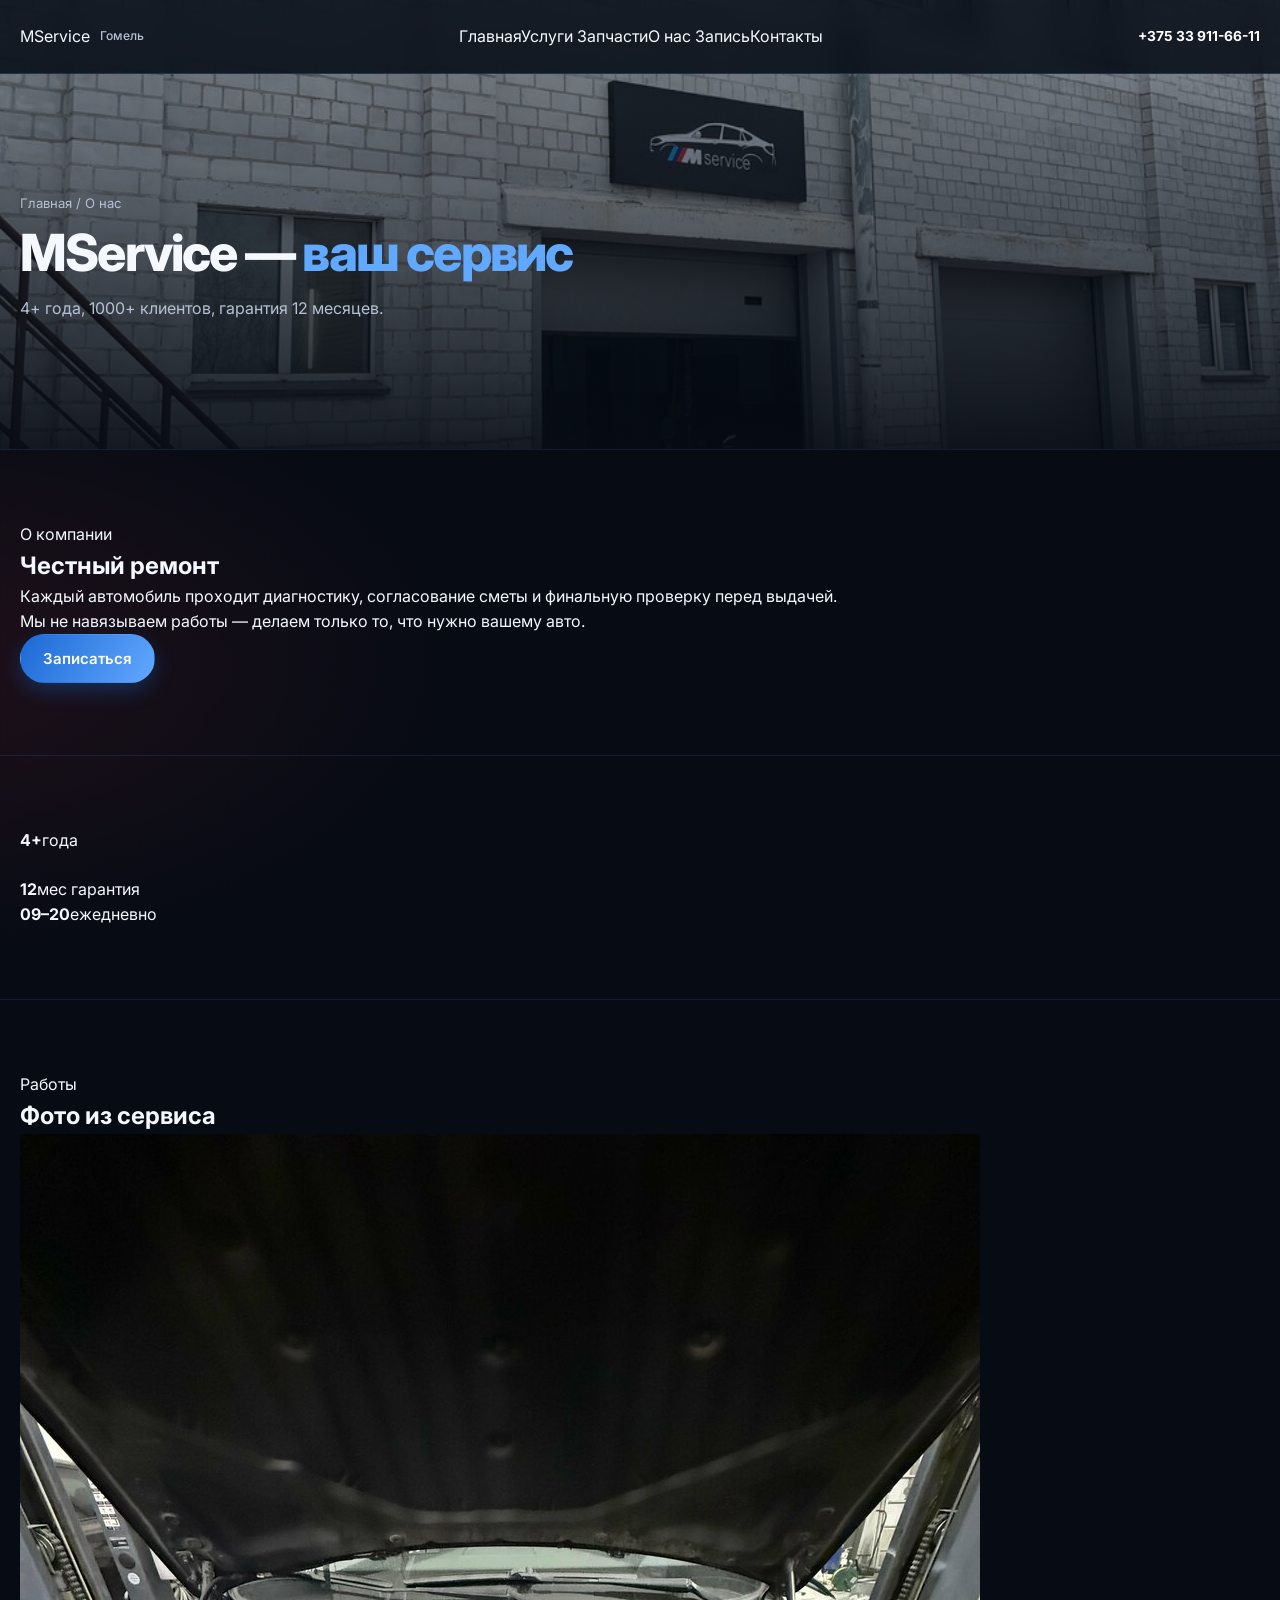
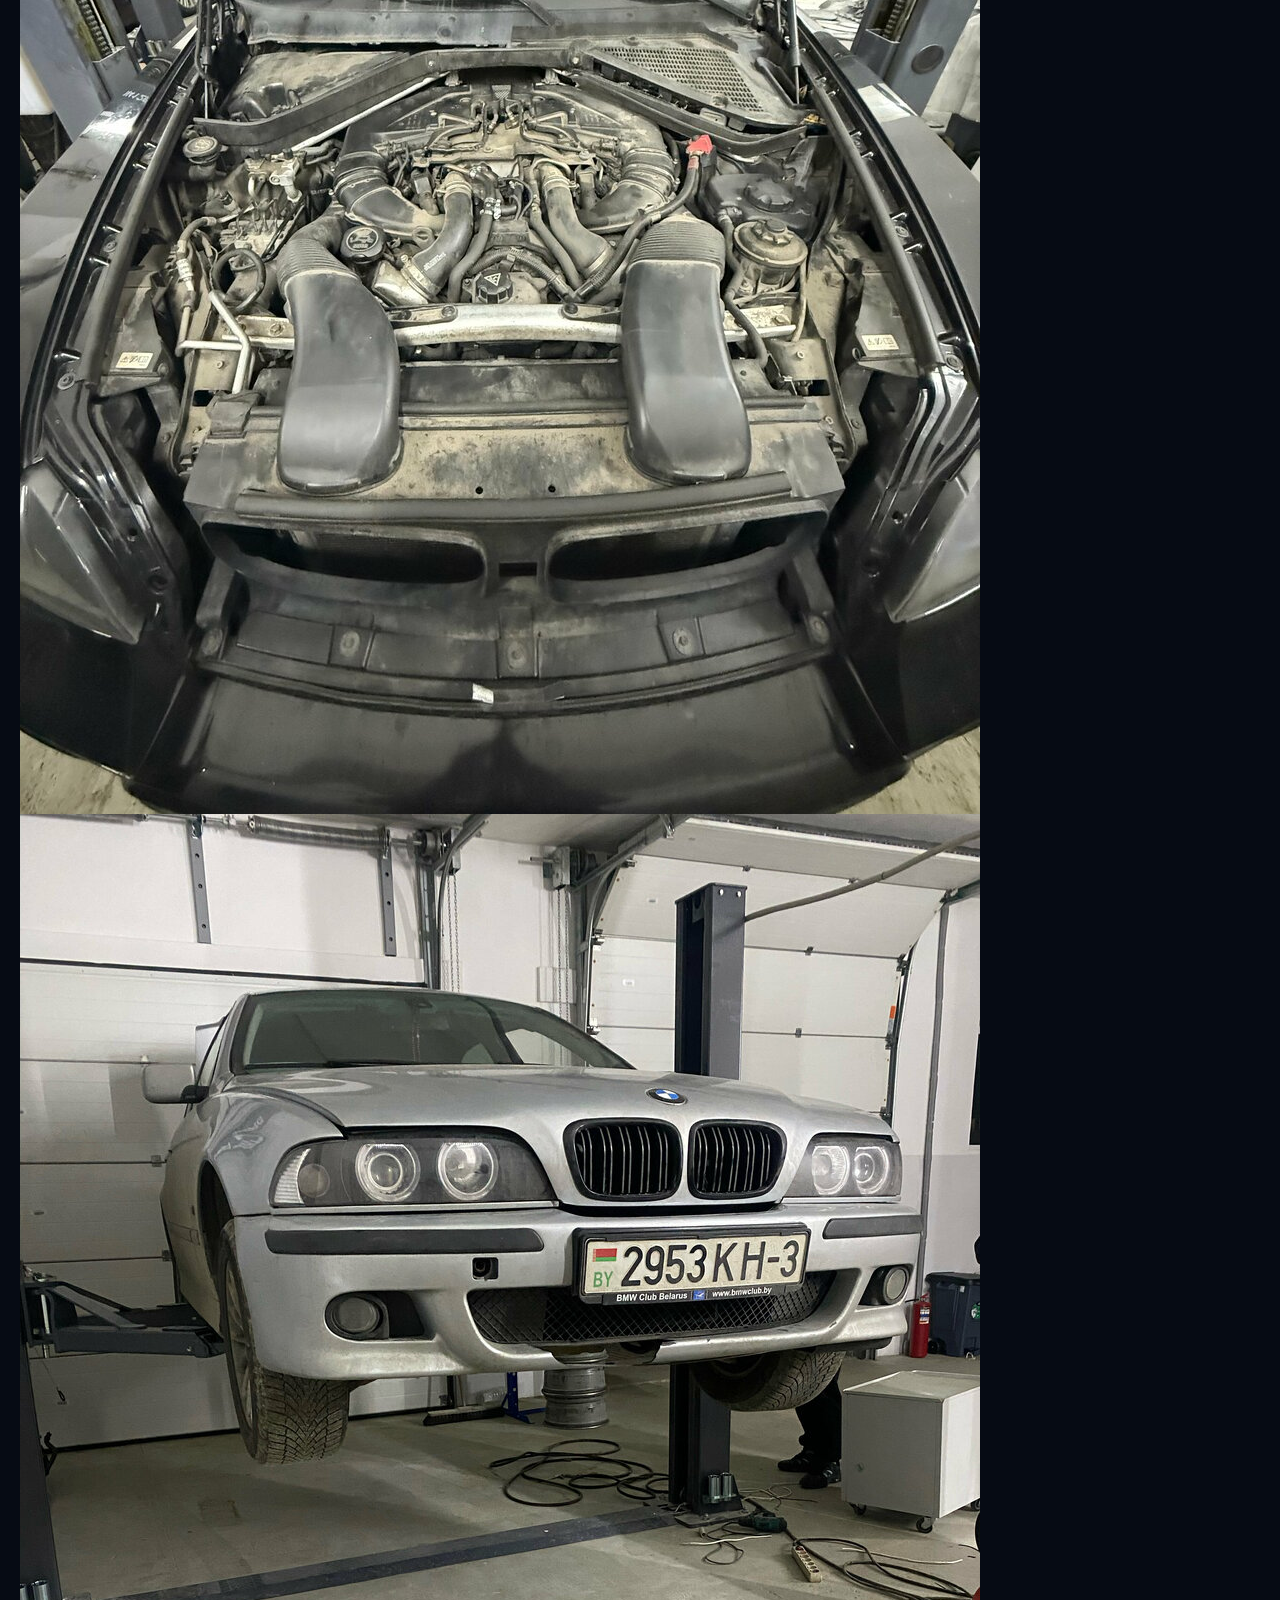
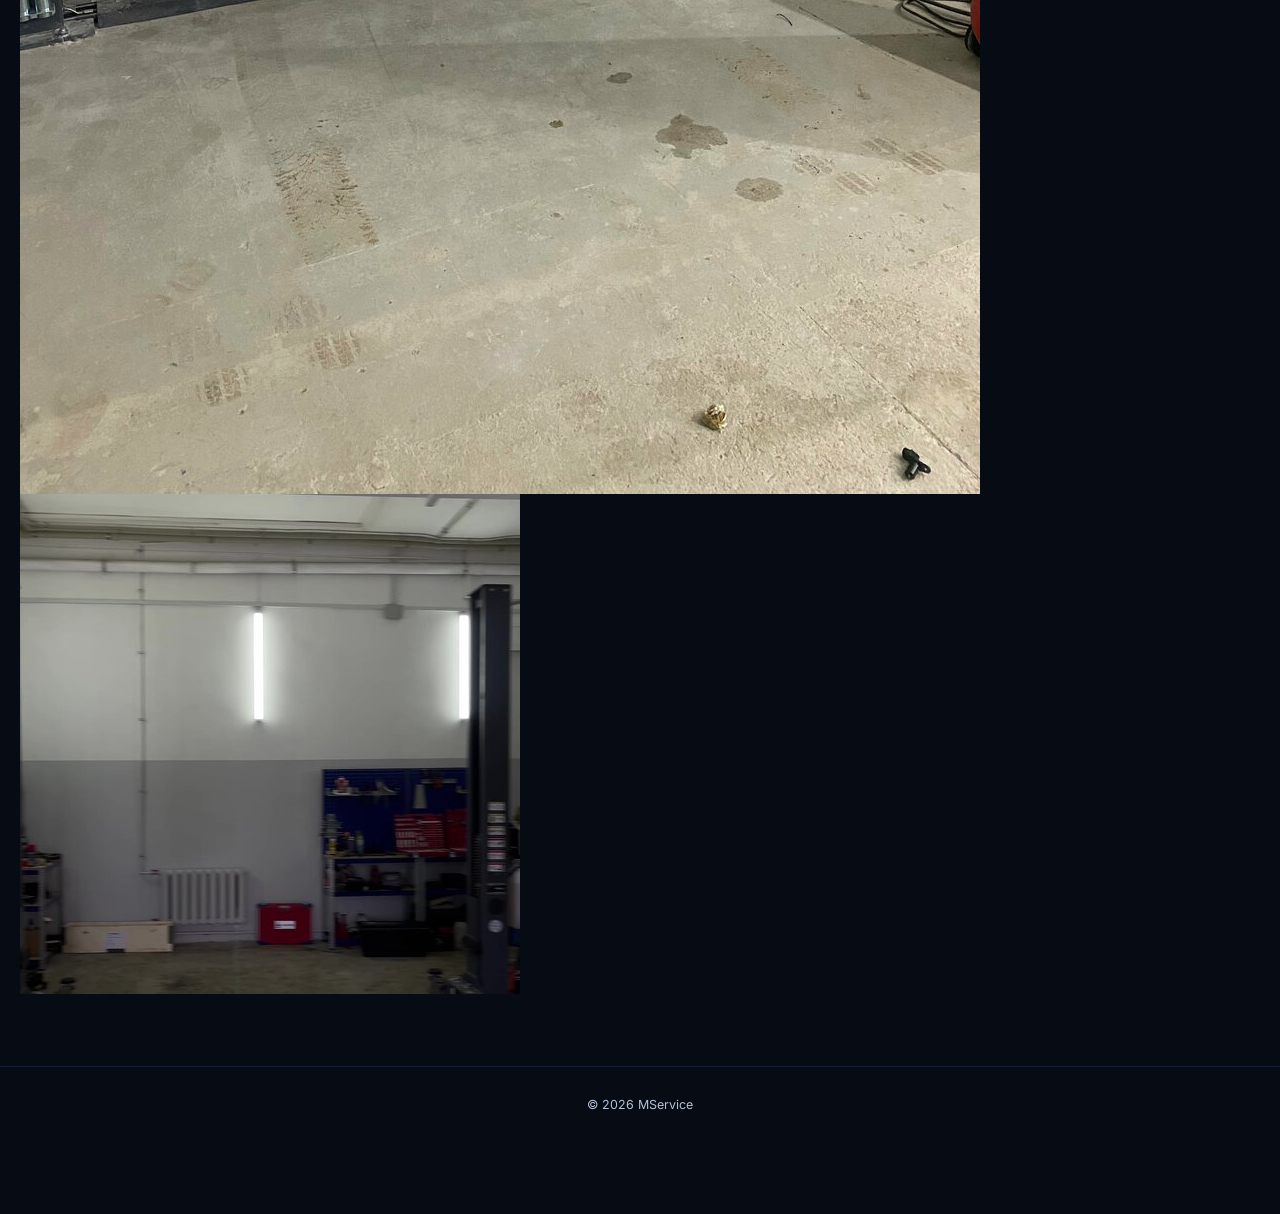
<file: about.html>
<!DOCTYPE html>
<html lang="ru">
<head>
  <meta charset="UTF-8" />
  <meta name="viewport" content="width=device-width, initial-scale=1.0, viewport-fit=cover" />
  <title>О нас — MService</title>
  <link href="https://fonts.googleapis.com/css2?family=Bricolage+Grotesque:opsz,wght@12..96,500;12..96,700;12..96,800&family=Inter:wght@400;500;600;700&display=swap" rel="stylesheet" />
  <link rel="stylesheet" href="./styles.css?v=15" />
</head>
<body data-page="about">
<div id="ms-root">
  <header class="site-header on-hero">
    <div class="wrap head">
      <a href="./index.html" class="logo"><span class="logo-text">M<span>Service</span></span><span class="logo-tag">Гомель</span></a>
      <div class="nav-wrap"><nav class="nav-pill">
        <a href="./index.html" data-nav="home">Главная</a><a href="./services.html" data-nav="services">Услуги</a>
        <a href="./parts.html" data-nav="parts">Запчасти</a><a href="./about.html" data-nav="about">О нас</a>
        <a href="./booking.html" data-nav="booking">Запись</a><a href="./contacts.html" data-nav="contacts">Контакты</a>
      </nav></div>
      <div class="head-right">
        <a class="head-phone" href="tel:+375339116611">+375 33 911-66-11</a>
        <button class="burger" id="burgerBtn" type="button" aria-label="Меню"><span></span><span></span><span></span></button>
      </div>
    </div>
  </header>
  <div class="mobile-nav" id="mobileNav"><div class="mobile-nav-panel">
    <a href="./index.html" data-nav="home">Главная</a><a href="./services.html" data-nav="services">Услуги</a>
    <a href="./parts.html" data-nav="parts">Запчасти</a><a href="./about.html" data-nav="about">О нас</a>
    <a href="./booking.html" data-nav="booking">Запись</a><a href="./contacts.html" data-nav="contacts">Контакты</a>
  </div></div>

  <main>
    <section class="hero-page">
      <img class="hero-bg" src="./images/facade.jpg" alt="" />
      <div class="hero-overlay"></div>
      <div class="wrap">
        <p class="breadcrumb"><a href="./index.html">Главная</a> / О нас</p>
        <h1>MService — <em>ваш сервис</em></h1>
        <p class="hero-sub">4+ года, 1000+ клиентов, гарантия 12 месяцев.</p>
      </div>
    </section>

    <section class="sec sec-paper">
      <div class="wrap split">
        <div class="split-img reveal" style="background-image:url('./images/tools.jpg')"></div>
        <div class="split-text reveal">
          <span class="sec-tag">О компании</span>
          <h2>Честный ремонт</h2>
          <p>Каждый автомобиль проходит диагностику, согласование сметы и финальную проверку перед выдачей.</p>
          <p>Мы не навязываем работы — делаем только то, что нужно вашему авто.</p>
          <a class="btn btn-primary" href="./booking.html">Записаться</a>
        </div>
      </div>
    </section>

    <section class="sec sec-cream">
      <div class="wrap grid-4">
        <div class="stat-pill reveal"><b>4+</b><span>года</span></div>
        <div class="stat-pill reveal"><b>1000+</b><span>клиентов</span></div>
        <div class="stat-pill reveal"><b>12</b><span>мес гарантия</span></div>
        <div class="stat-pill reveal"><b>09–20</b><span>ежедневно</span></div>
      </div>
    </section>

    <section class="sec sec-paper">
      <div class="wrap">
        <div class="sec-head center reveal"><span class="sec-tag">Работы</span><h2>Фото из сервиса</h2></div>
        <div class="gallery reveal">
          <div class="gallery-main"><img src="./images/engine.jpg" alt="ДВС" loading="lazy" /></div>
          <div class="gallery-side">
            <img src="./images/bmw-lift.jpg" alt="Подъёмник" loading="lazy" />
            <img src="./images/diagnostic.jpg" alt="Диагностика" loading="lazy" />
          </div>
        </div>
      </div>
    </section>
  </main>

  <footer class="footer"><div class="wrap footer-bot"><span>© 2026 MService</span></div></footer>
</div>
<script src="./main.js?v=15"></script>
</body>
</html>
</file>
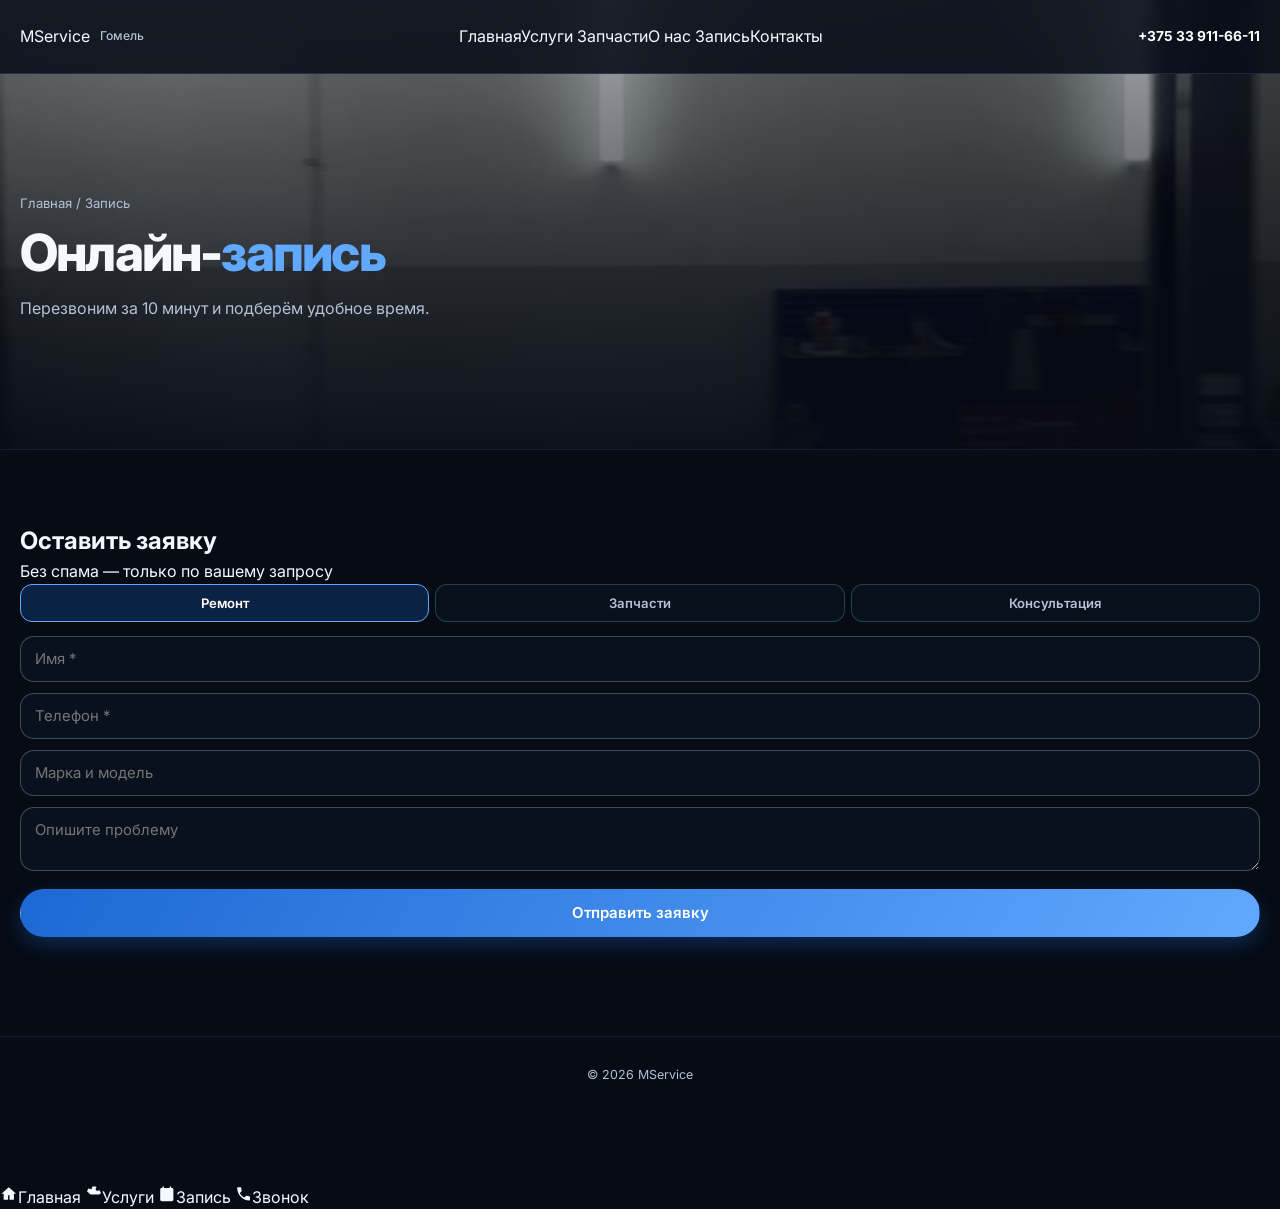
<file: booking.html>
<!DOCTYPE html>
<html lang="ru">
<head>
  <meta charset="UTF-8" />
  <meta name="viewport" content="width=device-width, initial-scale=1.0, viewport-fit=cover" />
  <title>Онлайн-запись — MService</title>
  <link href="https://fonts.googleapis.com/css2?family=Bricolage+Grotesque:opsz,wght@12..96,500;12..96,700;12..96,800&family=Inter:wght@400;500;600;700&display=swap" rel="stylesheet" />
  <link rel="stylesheet" href="./styles.css?v=15" />
</head>
<body data-page="booking">
<div id="ms-root">
  <header class="site-header on-hero">
    <div class="wrap head">
      <a href="./index.html" class="logo"><span class="logo-text">M<span>Service</span></span><span class="logo-tag">Гомель</span></a>
      <div class="nav-wrap"><nav class="nav-pill">
        <a href="./index.html" data-nav="home">Главная</a><a href="./services.html" data-nav="services">Услуги</a>
        <a href="./parts.html" data-nav="parts">Запчасти</a><a href="./about.html" data-nav="about">О нас</a>
        <a href="./booking.html" data-nav="booking">Запись</a><a href="./contacts.html" data-nav="contacts">Контакты</a>
      </nav></div>
      <div class="head-right">
        <a class="head-phone" href="tel:+375339116611">+375 33 911-66-11</a>
        <button class="burger" id="burgerBtn" type="button" aria-label="Меню"><span></span><span></span><span></span></button>
      </div>
    </div>
  </header>
  <div class="mobile-nav" id="mobileNav"><div class="mobile-nav-panel">
    <a href="./index.html" data-nav="home">Главная</a><a href="./services.html" data-nav="services">Услуги</a>
    <a href="./parts.html" data-nav="parts">Запчасти</a><a href="./about.html" data-nav="about">О нас</a>
    <a href="./booking.html" data-nav="booking">Запись</a><a href="./contacts.html" data-nav="contacts">Контакты</a>
  </div></div>

  <main>
    <section class="hero-page">
      <img class="hero-bg" src="./images/diagnostic.jpg" alt="" />
      <div class="hero-overlay"></div>
      <div class="wrap">
        <p class="breadcrumb"><a href="./index.html">Главная</a> / Запись</p>
        <h1>Онлайн-<em>запись</em></h1>
        <p class="hero-sub">Перезвоним за 10 минут и подберём удобное время.</p>
      </div>
    </section>

    <section class="sec sec-paper">
      <div class="wrap cta-block reveal">
        <div class="cta-visual" style="background-image:url('./images/facade.jpg')"></div>
        <div class="cta-form-wrap">
          <h2>Оставить заявку</h2>
          <p>Без спама — только по вашему запросу</p>
          <form id="mainForm">
            <div class="form-tabs">
              <button class="form-tab on" type="button" data-type="Ремонт">Ремонт</button>
              <button class="form-tab" type="button" data-type="Запчасти">Запчасти</button>
              <button class="form-tab" type="button" data-type="Консультация">Консультация</button>
            </div>
            <input type="hidden" id="requestType" value="Ремонт" />
            <div class="fld"><input id="userName" type="text" placeholder="Имя *" required /></div>
            <div class="fld"><input id="userPhone" type="tel" placeholder="Телефон *" required /></div>
            <div class="fld"><input id="carModel" type="text" placeholder="Марка и модель" /></div>
            <div class="fld"><textarea id="issueDesc" placeholder="Опишите проблему"></textarea></div>
            <button class="btn btn-primary" type="submit" style="width:100%">Отправить заявку</button>
            <div class="form-msg" id="formFeedback"></div>
          </form>
        </div>
      </div>
    </section>
  </main>

  <footer class="footer"><div class="wrap footer-bot"><span>© 2026 MService</span></div></footer>
  <nav class="mob-bar">
    <a href="./index.html"><svg viewBox="0 0 24 24"><path d="M12 3L2 12h3v8h6v-6h2v6h6v-8h3L12 3z"/></svg>Главная</a>
    <a href="./services.html"><svg viewBox="0 0 24 24"><path d="M19.43 13l2.11-1.65a.5.5 0 0 0 .12-.64l-2-3.46a.5.5 0 0 0-.6-.22l-2.49 1a7.03 7.03 0 0 0-1.7-.98l-.38-2.65A.5.5 0 0 0 14 2h-4l-.38 2.65c-.62.24-1.21.56-1.7.98l-2.49-1a.5.5 0 0 0-.6.22l-2 3.46a.5.5 0 0 0 .12.64L7.57 13H19.43z"/></svg>Услуги</a>
    <a href="./booking.html" class="on"><svg viewBox="0 0 24 24"><path d="M19 4h-1V2h-2v2H8V2H6v2H5a2 2 0 0 0-2 2v14a2 2 0 0 0 2 2h14a2 2 0 0 0 2-2V6a2 2 0 0 0-2-2z"/></svg>Запись</a>
    <a href="tel:+375339116611"><svg viewBox="0 0 24 24"><path d="M6.6 10.8c1.4 2.8 3.4 4.9 6.2 6.2l2.1-2.1c.3-.3.7-.4 1-.2 1.1.4 2.3.6 3.5.6.6 0 1 .4 1 1V20c0 .6-.4 1-1 1C10.6 21 3 13.4 3 4c0-.6.4-1 1-1h3.5c.6 0 1 .4 1 1 0 1.2.2 2.4.6 3.5.1.3 0 .7-.2 1L6.6 10.8z"/></svg>Звонок</a>
  </nav>
</div>
<script src="./main.js?v=15"></script>
</body>
</html>
</file>
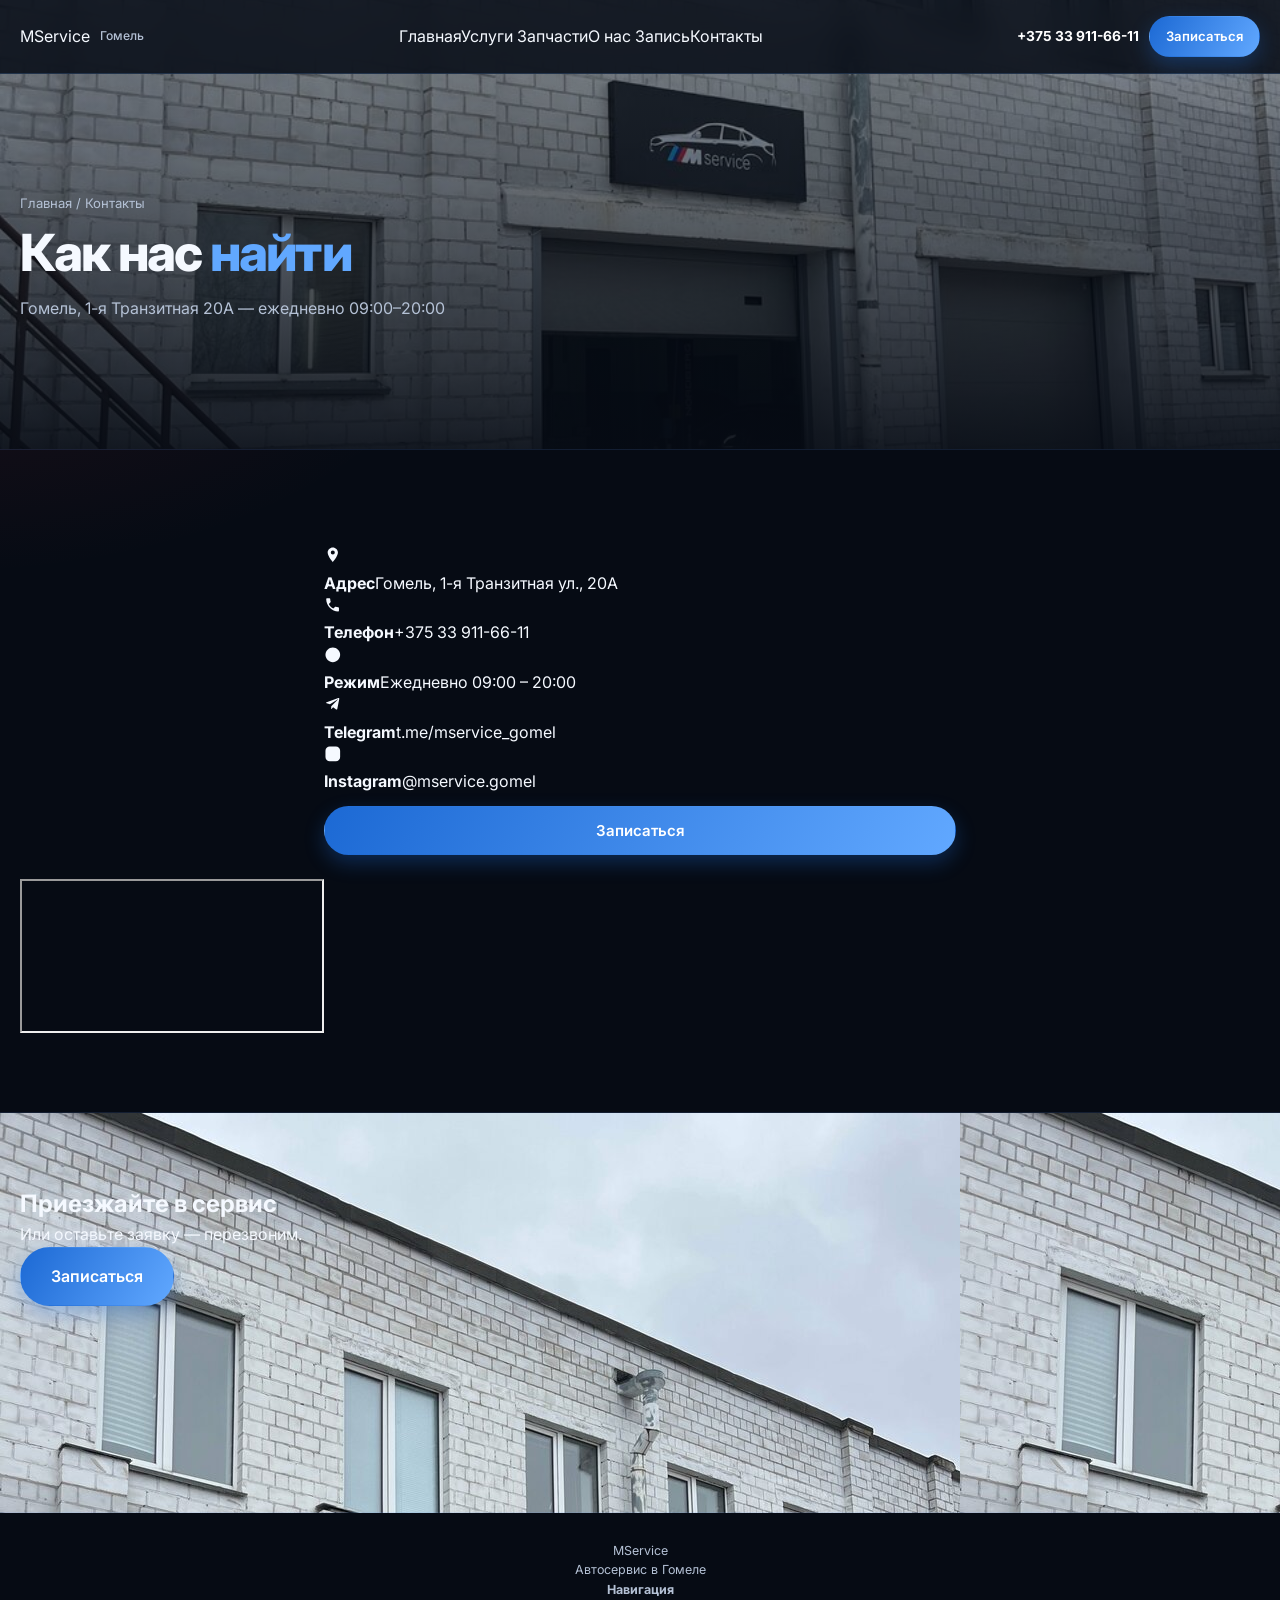
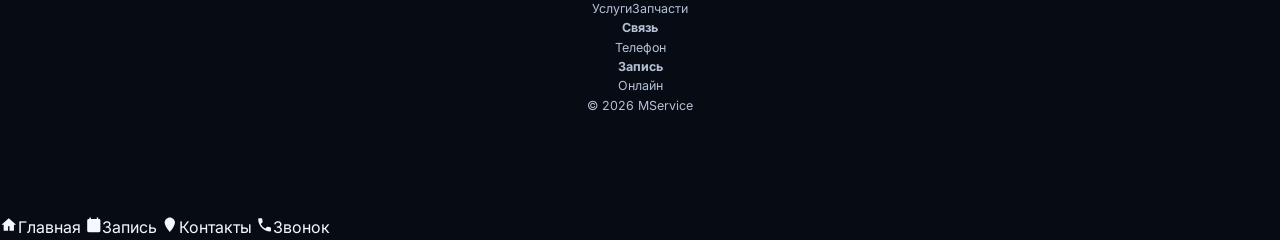
<file: contacts.html>
<!DOCTYPE html>
<html lang="ru">
<head>
  <meta charset="UTF-8" />
  <meta name="viewport" content="width=device-width, initial-scale=1.0, viewport-fit=cover" />
  <title>Контакты — MService</title>
  <link href="https://fonts.googleapis.com/css2?family=Bricolage+Grotesque:opsz,wght@12..96,500;12..96,700;12..96,800&family=Inter:wght@400;500;600;700&display=swap" rel="stylesheet" />
  <link rel="stylesheet" href="./styles.css?v=15" />
</head>
<body data-page="contacts">
<div id="ms-root">
  <header class="site-header on-hero">
    <div class="wrap head">
      <a href="./index.html" class="logo"><span class="logo-text">M<span>Service</span></span><span class="logo-tag">Гомель</span></a>
      <div class="nav-wrap"><nav class="nav-pill">
        <a href="./index.html" data-nav="home">Главная</a><a href="./services.html" data-nav="services">Услуги</a>
        <a href="./parts.html" data-nav="parts">Запчасти</a><a href="./about.html" data-nav="about">О нас</a>
        <a href="./booking.html" data-nav="booking">Запись</a><a href="./contacts.html" data-nav="contacts">Контакты</a>
      </nav></div>
      <div class="head-right">
        <a class="head-phone" href="tel:+375339116611">+375 33 911-66-11</a>
        <a class="btn btn-primary btn-sm" href="./booking.html">Записаться</a>
        <button class="burger" id="burgerBtn" type="button" aria-label="Меню"><span></span><span></span><span></span></button>
      </div>
    </div>
  </header>
  <div class="mobile-nav" id="mobileNav"><div class="mobile-nav-panel">
    <a href="./index.html" data-nav="home">Главная</a><a href="./services.html" data-nav="services">Услуги</a>
    <a href="./parts.html" data-nav="parts">Запчасти</a><a href="./about.html" data-nav="about">О нас</a>
    <a href="./booking.html" data-nav="booking">Запись</a><a href="./contacts.html" data-nav="contacts">Контакты</a>
  </div></div>

  <main>
    <section class="hero-page">
      <img class="hero-bg" src="./images/facade.jpg" alt="" />
      <div class="hero-overlay"></div>
      <div class="wrap">
        <p class="breadcrumb"><a href="./index.html">Главная</a> / Контакты</p>
        <h1>Как нас <em>найти</em></h1>
        <p class="hero-sub">Гомель, 1-я Транзитная 20А — ежедневно 09:00–20:00</p>
      </div>
    </section>

    <section class="sec sec-paper">
      <div class="wrap contact-grid">
        <div class="form-panel reveal">
          <div class="contact-item">
            <span class="contact-ico"><svg viewBox="0 0 24 24"><path d="M12 2C8.13 2 5 5.13 5 9c0 5.25 7 13 7 13s7-7.75 7-13c0-3.87-3.13-7-7-7zm0 9.5A2.5 2.5 0 1 1 12 6a2.5 2.5 0 0 1 0 5.5z"/></svg></span>
            <div><strong>Адрес</strong><span>Гомель, 1-я Транзитная ул., 20А</span></div>
          </div>
          <div class="contact-item">
            <span class="contact-ico"><svg viewBox="0 0 24 24"><path d="M6.6 10.8c1.4 2.8 3.4 4.9 6.2 6.2l2.1-2.1c.3-.3.7-.4 1-.2 1.1.4 2.3.6 3.5.6.6 0 1 .4 1 1V20c0 .6-.4 1-1 1C10.6 21 3 13.4 3 4c0-.6.4-1 1-1h3.5c.6 0 1 .4 1 1 0 1.2.2 2.4.6 3.5.1.3 0 .7-.2 1L6.6 10.8z"/></svg></span>
            <div><strong>Телефон</strong><a href="tel:+375339116611">+375 33 911-66-11</a></div>
          </div>
          <div class="contact-item">
            <span class="contact-ico"><svg viewBox="0 0 24 24"><path d="M11.99 2C6.47 2 2 6.48 2 12s4.47 10 9.99 10C17.52 22 22 17.52 22 12S17.52 2 11.99 2z"/></svg></span>
            <div><strong>Режим</strong><span>Ежедневно 09:00 – 20:00</span></div>
          </div>
          <div class="contact-item">
            <span class="contact-ico"><svg viewBox="0 0 24 24"><path d="M9.9 15.5 9.7 19c.4 0 .6-.2.8-.4l2-1.9 4.1 3c.8.4 1.3.2 1.5-.7l2.7-13.4c.3-1.2-.4-1.7-1.2-1.4L3.6 9.8c-1.1.4-1.1 1 0 1.3l4.5 1.4 10.4-6.5c.5-.3.9-.1.5.2"/></svg></span>
            <div><strong>Telegram</strong><a href="https://t.me/mservice_gomel" target="_blank" rel="noopener">t.me/mservice_gomel</a></div>
          </div>
          <div class="contact-item">
            <span class="contact-ico"><svg viewBox="0 0 24 24"><path d="M7.8 2h8.4C19.4 2 22 4.6 22 7.8v8.4a5.8 5.8 0 0 1-5.8 5.8H7.8C4.6 22 2 19.4 2 16.2V7.8A5.8 5.8 0 0 1 7.8 2z"/></svg></span>
            <div><strong>Instagram</strong><a href="https://www.instagram.com/mservice.gomel/" target="_blank" rel="noopener">@mservice.gomel</a></div>
          </div>
          <a class="btn btn-primary" href="./booking.html" style="width:100%;margin-top:12px">Записаться</a>
        </div>
        <div class="map-frame reveal">
          <iframe src="https://yandex.by/map-widget/v1/?ll=31.006717,52.376257&pt=31.006717,52.376257,pm2dgl&z=18" loading="lazy" allowfullscreen title="Карта"></iframe>
        </div>
      </div>
    </section>

    <section class="cine-band" style="background-image:url('./images/facade.jpg');min-height:400px">
      <div class="wrap cine-band-inner"><h2>Приезжайте в сервис</h2><p>Или оставьте заявку — перезвоним.</p><a class="btn btn-primary btn-lg" href="./booking.html">Записаться</a></div>
    </section>
  </main>

  <footer class="footer">
    <div class="wrap footer-grid">
      <div class="footer-brand"><span class="logo-text">M<span>Service</span></span><p>Автосервис в Гомеле</p></div>
      <div><h4>Навигация</h4><a href="./services.html">Услуги</a><a href="./parts.html">Запчасти</a></div>
      <div><h4>Связь</h4><a href="tel:+375339116611">Телефон</a></div>
      <div><h4>Запись</h4><a href="./booking.html">Онлайн</a></div>
    </div>
    <div class="wrap footer-bot"><span>© 2026 MService</span></div>
  </footer>
  <nav class="mob-bar">
    <a href="./index.html"><svg viewBox="0 0 24 24"><path d="M12 3L2 12h3v8h6v-6h2v6h6v-8h3L12 3z"/></svg>Главная</a>
    <a href="./booking.html"><svg viewBox="0 0 24 24"><path d="M19 4h-1V2h-2v2H8V2H6v2H5a2 2 0 0 0-2 2v14a2 2 0 0 0 2 2h14a2 2 0 0 0 2-2V6a2 2 0 0 0-2-2z"/></svg>Запись</a>
    <a href="./contacts.html" class="on"><svg viewBox="0 0 24 24"><path d="M12 2C8.13 2 5 5.13 5 9c0 5.25 7 13 7 13s7-7.75 7-13c0-3.87-3.13-7-7-7z"/></svg>Контакты</a>
    <a href="tel:+375339116611"><svg viewBox="0 0 24 24"><path d="M6.6 10.8c1.4 2.8 3.4 4.9 6.2 6.2l2.1-2.1c.3-.3.7-.4 1-.2 1.1.4 2.3.6 3.5.6.6 0 1 .4 1 1V20c0 .6-.4 1-1 1C10.6 21 3 13.4 3 4c0-.6.4-1 1-1h3.5c.6 0 1 .4 1 1 0 1.2.2 2.4.6 3.5.1.3 0 .7-.2 1L6.6 10.8z"/></svg>Звонок</a>
  </nav>
</div>
<script src="./main.js?v=15"></script>
</body>
</html>
</file>
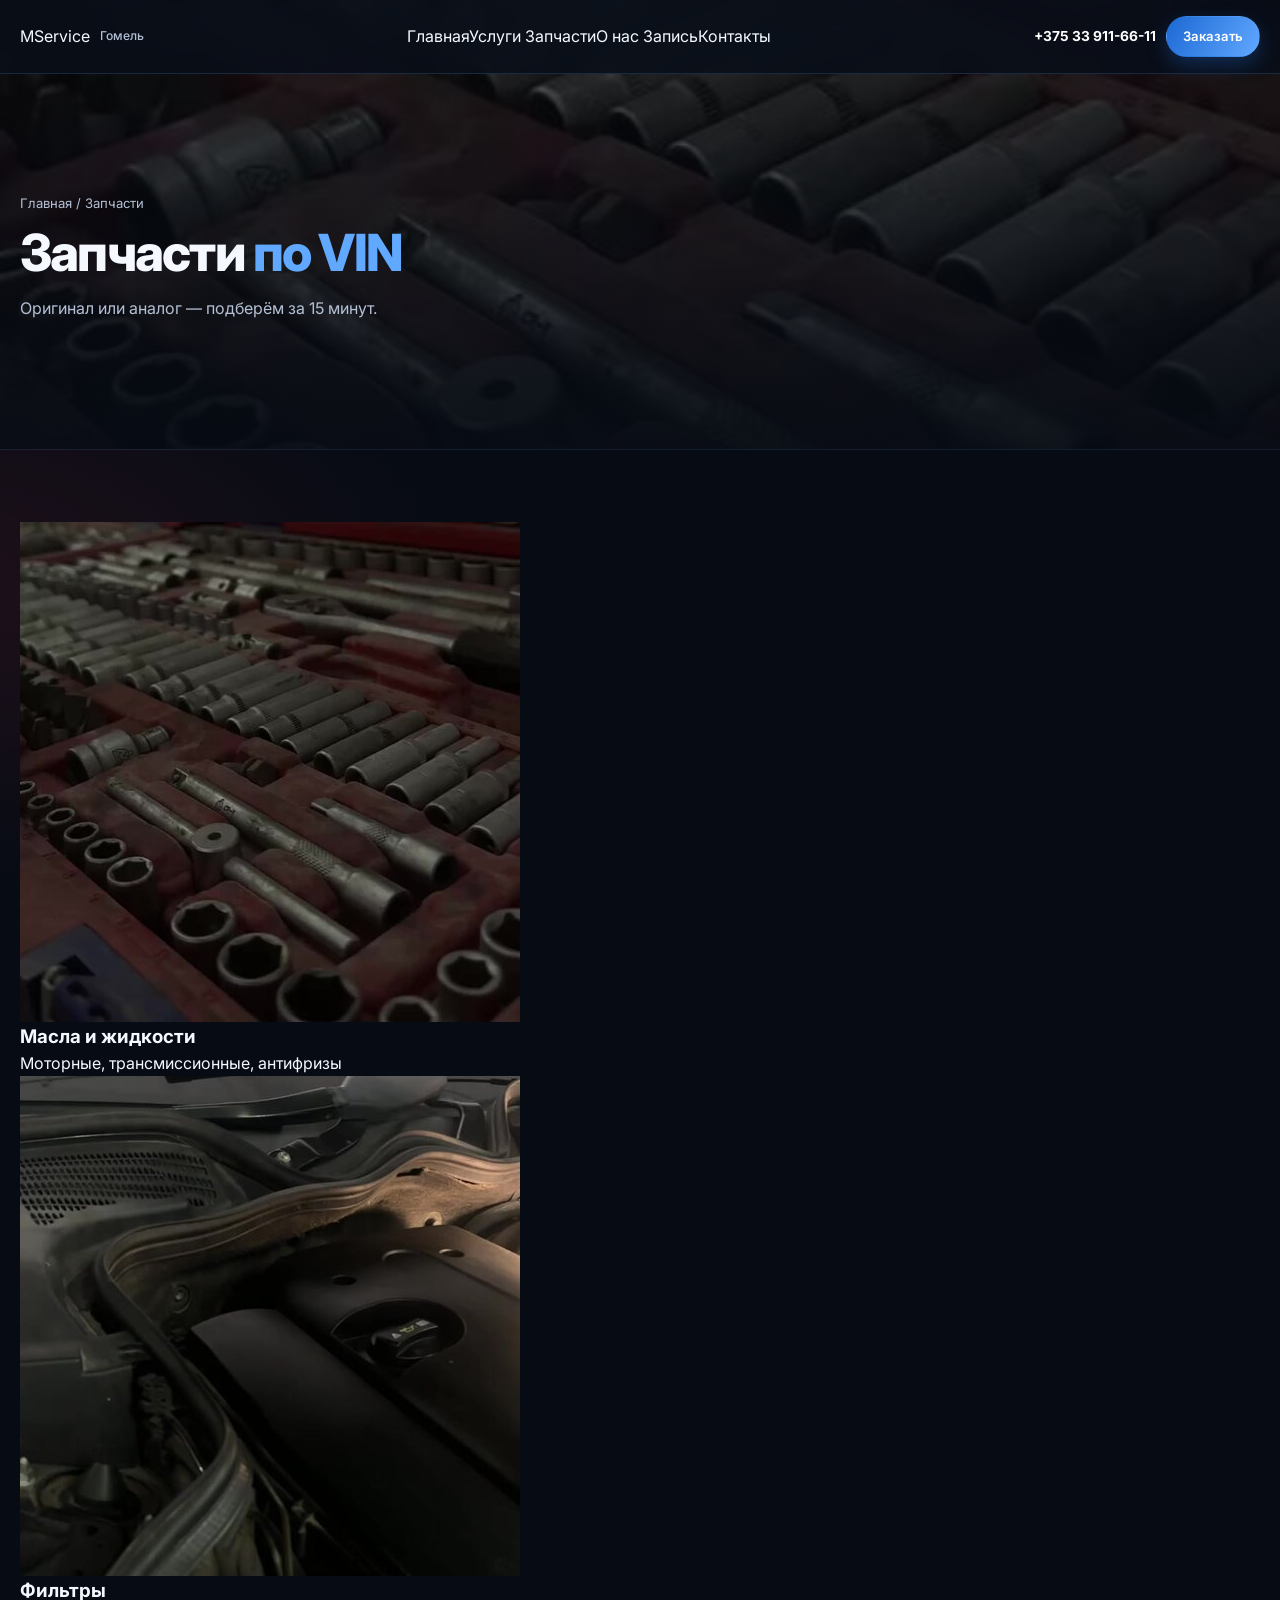
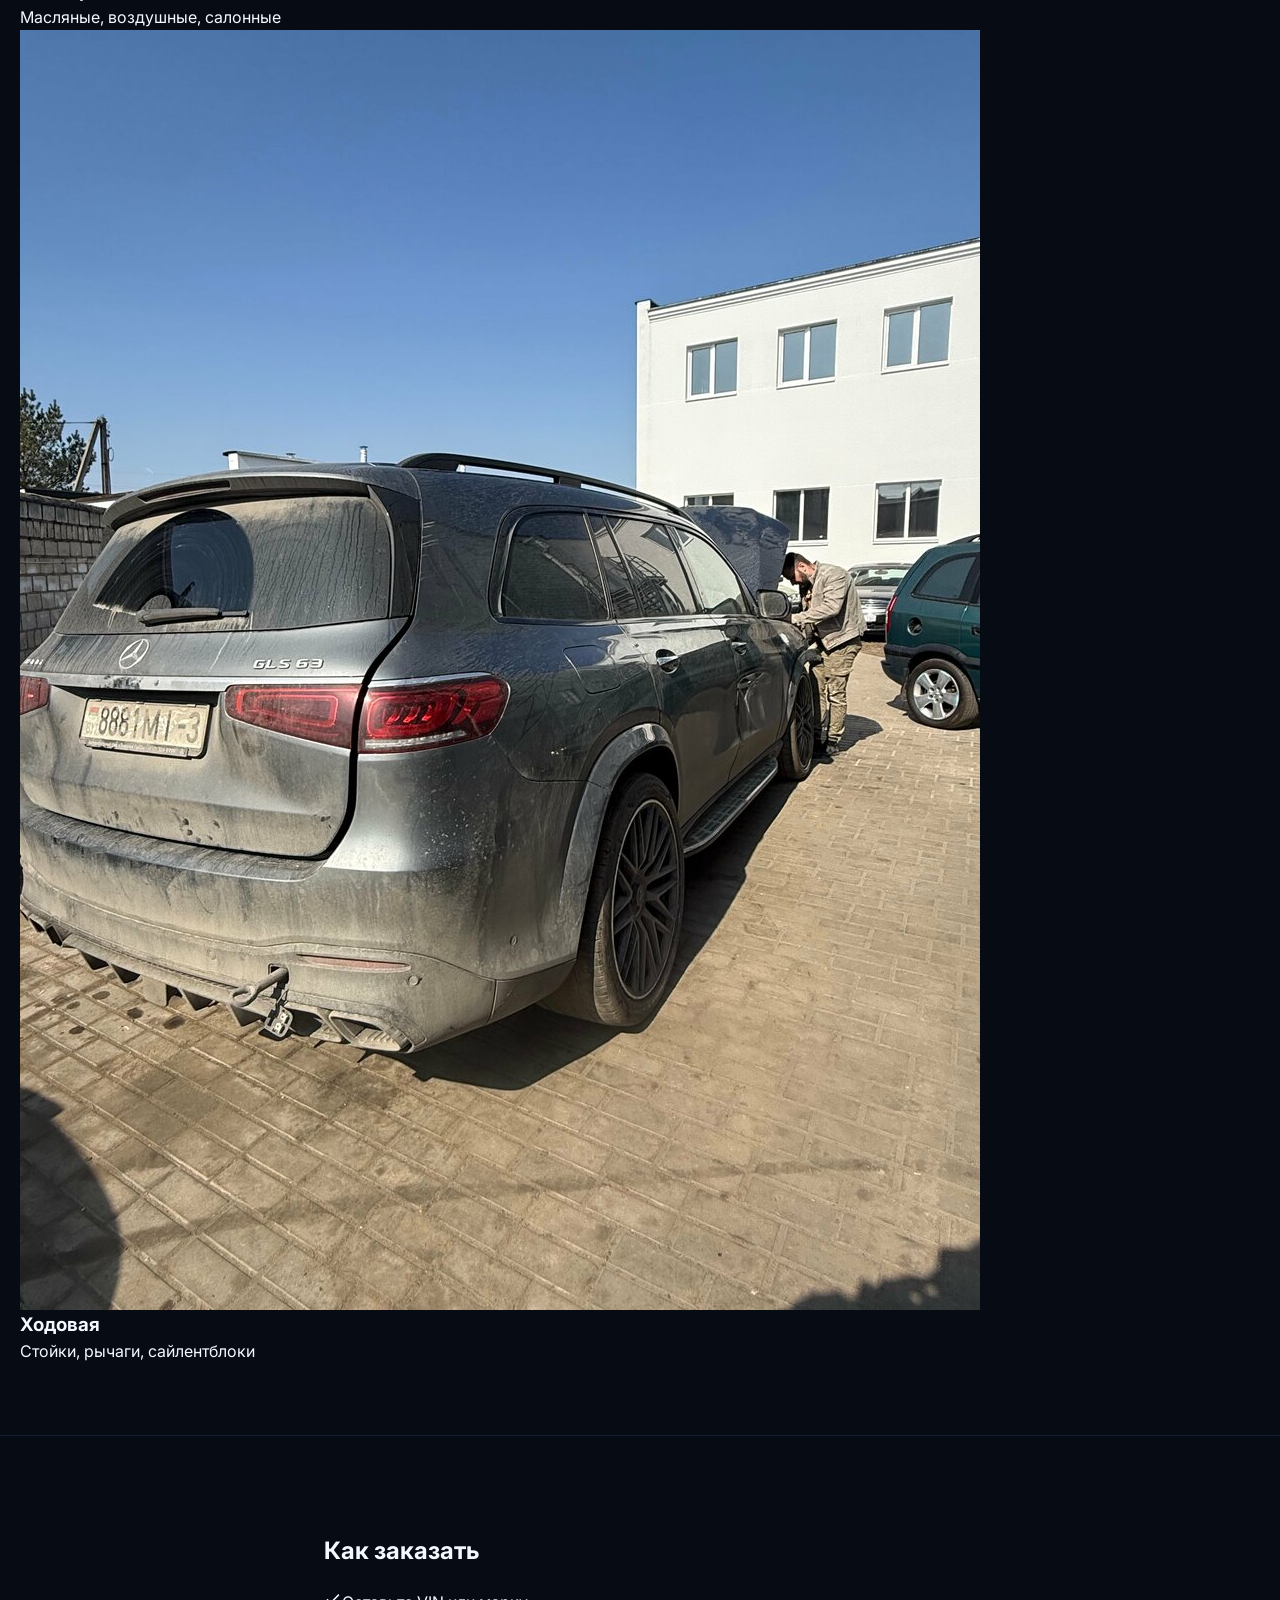
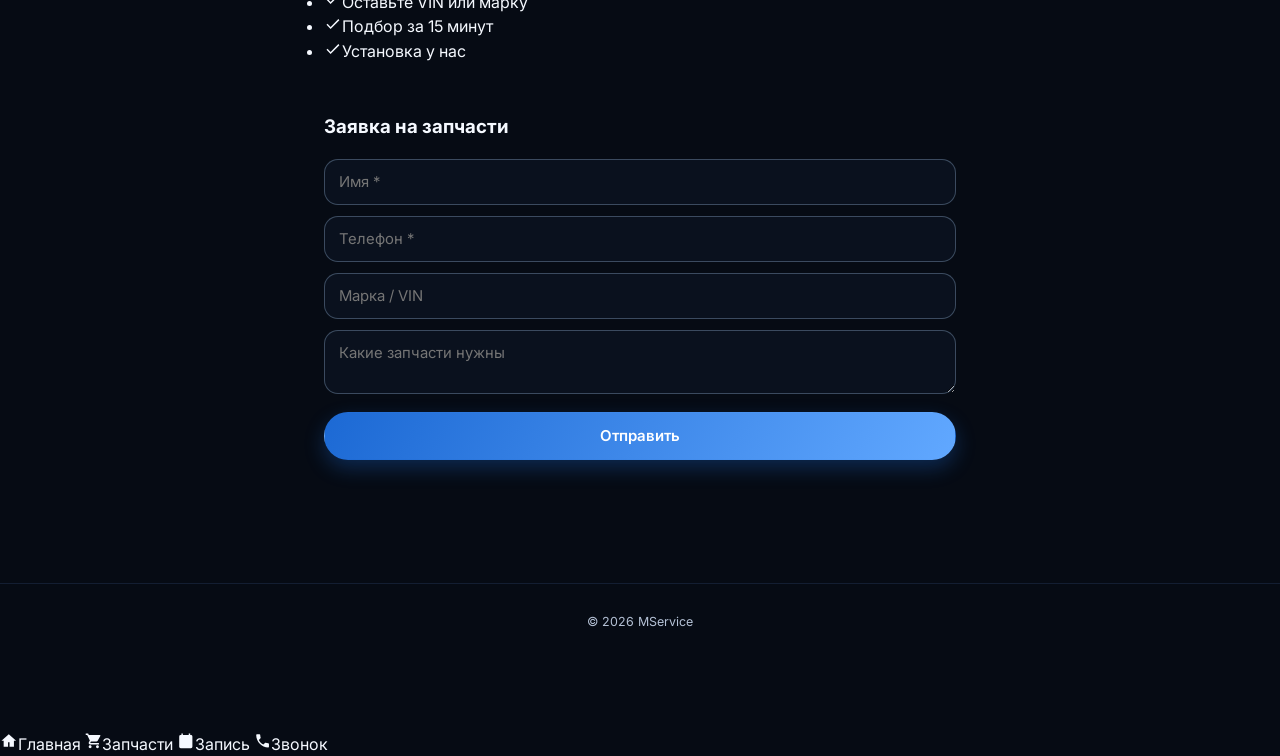
<file: parts.html>
<!DOCTYPE html>
<html lang="ru">
<head>
  <meta charset="UTF-8" />
  <meta name="viewport" content="width=device-width, initial-scale=1.0, viewport-fit=cover" />
  <title>Запчасти — MService</title>
  <link href="https://fonts.googleapis.com/css2?family=Bricolage+Grotesque:opsz,wght@12..96,500;12..96,700;12..96,800&family=Inter:wght@400;500;600;700&display=swap" rel="stylesheet" />
  <link rel="stylesheet" href="./styles.css?v=15" />
</head>
<body data-page="parts">
<div id="ms-root">
  <header class="site-header on-hero">
    <div class="wrap head">
      <a href="./index.html" class="logo"><span class="logo-text">M<span>Service</span></span><span class="logo-tag">Гомель</span></a>
      <div class="nav-wrap"><nav class="nav-pill">
        <a href="./index.html" data-nav="home">Главная</a><a href="./services.html" data-nav="services">Услуги</a>
        <a href="./parts.html" data-nav="parts">Запчасти</a><a href="./about.html" data-nav="about">О нас</a>
        <a href="./booking.html" data-nav="booking">Запись</a><a href="./contacts.html" data-nav="contacts">Контакты</a>
      </nav></div>
      <div class="head-right">
        <a class="head-phone" href="tel:+375339116611">+375 33 911-66-11</a>
        <a class="btn btn-primary btn-sm" href="./booking.html">Заказать</a>
        <button class="burger" id="burgerBtn" type="button" aria-label="Меню"><span></span><span></span><span></span></button>
      </div>
    </div>
  </header>
  <div class="mobile-nav" id="mobileNav"><div class="mobile-nav-panel">
    <a href="./index.html" data-nav="home">Главная</a><a href="./services.html" data-nav="services">Услуги</a>
    <a href="./parts.html" data-nav="parts">Запчасти</a><a href="./about.html" data-nav="about">О нас</a>
    <a href="./booking.html" data-nav="booking">Запись</a><a href="./contacts.html" data-nav="contacts">Контакты</a>
  </div></div>

  <main>
    <section class="hero-page">
      <img class="hero-bg" src="./images/parts.jpg" alt="" />
      <div class="hero-overlay"></div>
      <div class="wrap">
        <p class="breadcrumb"><a href="./index.html">Главная</a> / Запчасти</p>
        <h1>Запчасти <em>по VIN</em></h1>
        <p class="hero-sub">Оригинал или аналог — подберём за 15 минут.</p>
      </div>
    </section>

    <section class="sec sec-paper">
      <div class="wrap grid-3">
        <article class="img-card reveal"><div class="img-card-pic"><img src="./images/parts.jpg" alt="" loading="lazy" /></div><div class="img-card-body"><h3>Масла и жидкости</h3><p>Моторные, трансмиссионные, антифризы</p></div></article>
        <article class="img-card reveal"><div class="img-card-pic"><img src="./images/tools.jpg" alt="" loading="lazy" /></div><div class="img-card-body"><h3>Фильтры</h3><p>Масляные, воздушные, салонные</p></div></article>
        <article class="img-card reveal"><div class="img-card-pic"><img src="./images/garage.jpg" alt="" loading="lazy" /></div><div class="img-card-body"><h3>Ходовая</h3><p>Стойки, рычаги, сайлентблоки</p></div></article>
      </div>
    </section>

    <section class="sec sec-cream">
      <div class="wrap layout-2">
        <div class="form-panel reveal" style="background:var(--paper)">
          <h2 style="margin-bottom:20px">Как заказать</h2>
          <ul class="check-list">
            <li><svg viewBox="0 0 24 24"><path d="M9 16.2 4.8 12l-1.4 1.4L9 19 21 7l-1.4-1.4L9 16.2z"/></svg>Оставьте VIN или марку</li>
            <li><svg viewBox="0 0 24 24"><path d="M9 16.2 4.8 12l-1.4 1.4L9 19 21 7l-1.4-1.4L9 16.2z"/></svg>Подбор за 15 минут</li>
            <li><svg viewBox="0 0 24 24"><path d="M9 16.2 4.8 12l-1.4 1.4L9 19 21 7l-1.4-1.4L9 16.2z"/></svg>Установка у нас</li>
          </ul>
        </div>
        <div class="form-panel reveal">
          <h3 style="margin-bottom:18px">Заявка на запчасти</h3>
          <form id="mainForm">
            <input type="hidden" id="requestType" value="Запчасти" />
            <div class="fld"><input id="userName" type="text" placeholder="Имя *" required /></div>
            <div class="fld"><input id="userPhone" type="tel" placeholder="Телефон *" required /></div>
            <div class="fld"><input id="carModel" type="text" placeholder="Марка / VIN" /></div>
            <div class="fld"><textarea id="issueDesc" placeholder="Какие запчасти нужны"></textarea></div>
            <button class="btn btn-primary" type="submit" style="width:100%">Отправить</button>
            <div class="form-msg" id="formFeedback"></div>
          </form>
        </div>
      </div>
    </section>
  </main>

  <footer class="footer"><div class="wrap footer-bot"><span>© 2026 MService</span></div></footer>
  <nav class="mob-bar">
    <a href="./index.html"><svg viewBox="0 0 24 24"><path d="M12 3L2 12h3v8h6v-6h2v6h6v-8h3L12 3z"/></svg>Главная</a>
    <a href="./parts.html" class="on"><svg viewBox="0 0 24 24"><path d="M7 18c-1.1 0-2 .9-2 2s.9 2 2 2 2-.9 2-2-.9-2-2-2zM1 2v2h2l3.6 7.59-1.35 2.44C4.52 15.37 5.48 17 7 17h12v-2H7.42c-.14 0-.25-.11-.25-.25l.03-.12.9-1.63h7.45c.75 0 1.41-.41 1.75-1.03l3.58-6.49A1 1 0 0 0 20 4H5.21l-.94-2H1zm16 16c-1.1 0-2 .9-2 2s.9 2 2 2 2-.9 2-2-.9-2-2-2z"/></svg>Запчасти</a>
    <a href="./booking.html"><svg viewBox="0 0 24 24"><path d="M19 4h-1V2h-2v2H8V2H6v2H5a2 2 0 0 0-2 2v14a2 2 0 0 0 2 2h14a2 2 0 0 0 2-2V6a2 2 0 0 0-2-2z"/></svg>Запись</a>
    <a href="tel:+375339116611"><svg viewBox="0 0 24 24"><path d="M6.6 10.8c1.4 2.8 3.4 4.9 6.2 6.2l2.1-2.1c.3-.3.7-.4 1-.2 1.1.4 2.3.6 3.5.6.6 0 1 .4 1 1V20c0 .6-.4 1-1 1C10.6 21 3 13.4 3 4c0-.6.4-1 1-1h3.5c.6 0 1 .4 1 1 0 1.2.2 2.4.6 3.5.1.3 0 .7-.2 1L6.6 10.8z"/></svg>Звонок</a>
  </nav>
</div>
<script src="./main.js?v=15"></script>
</body>
</html>
</file>
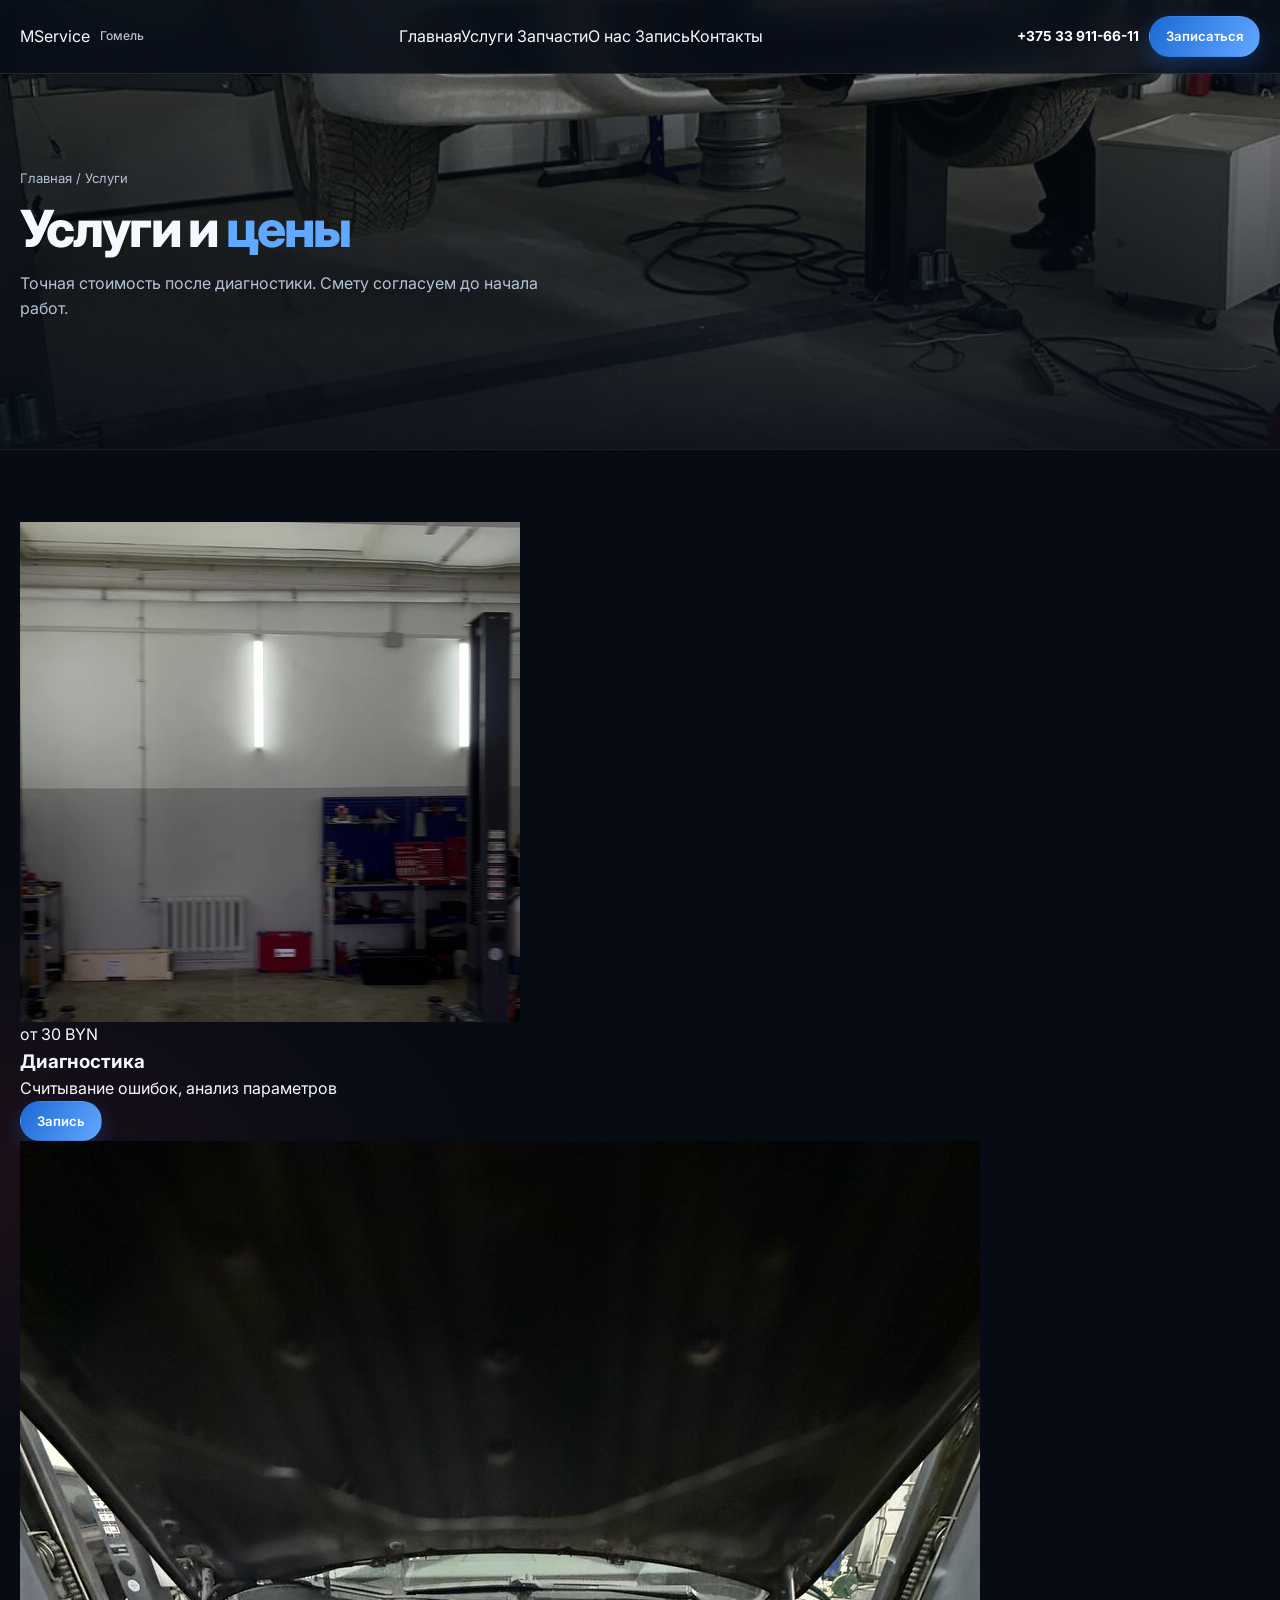
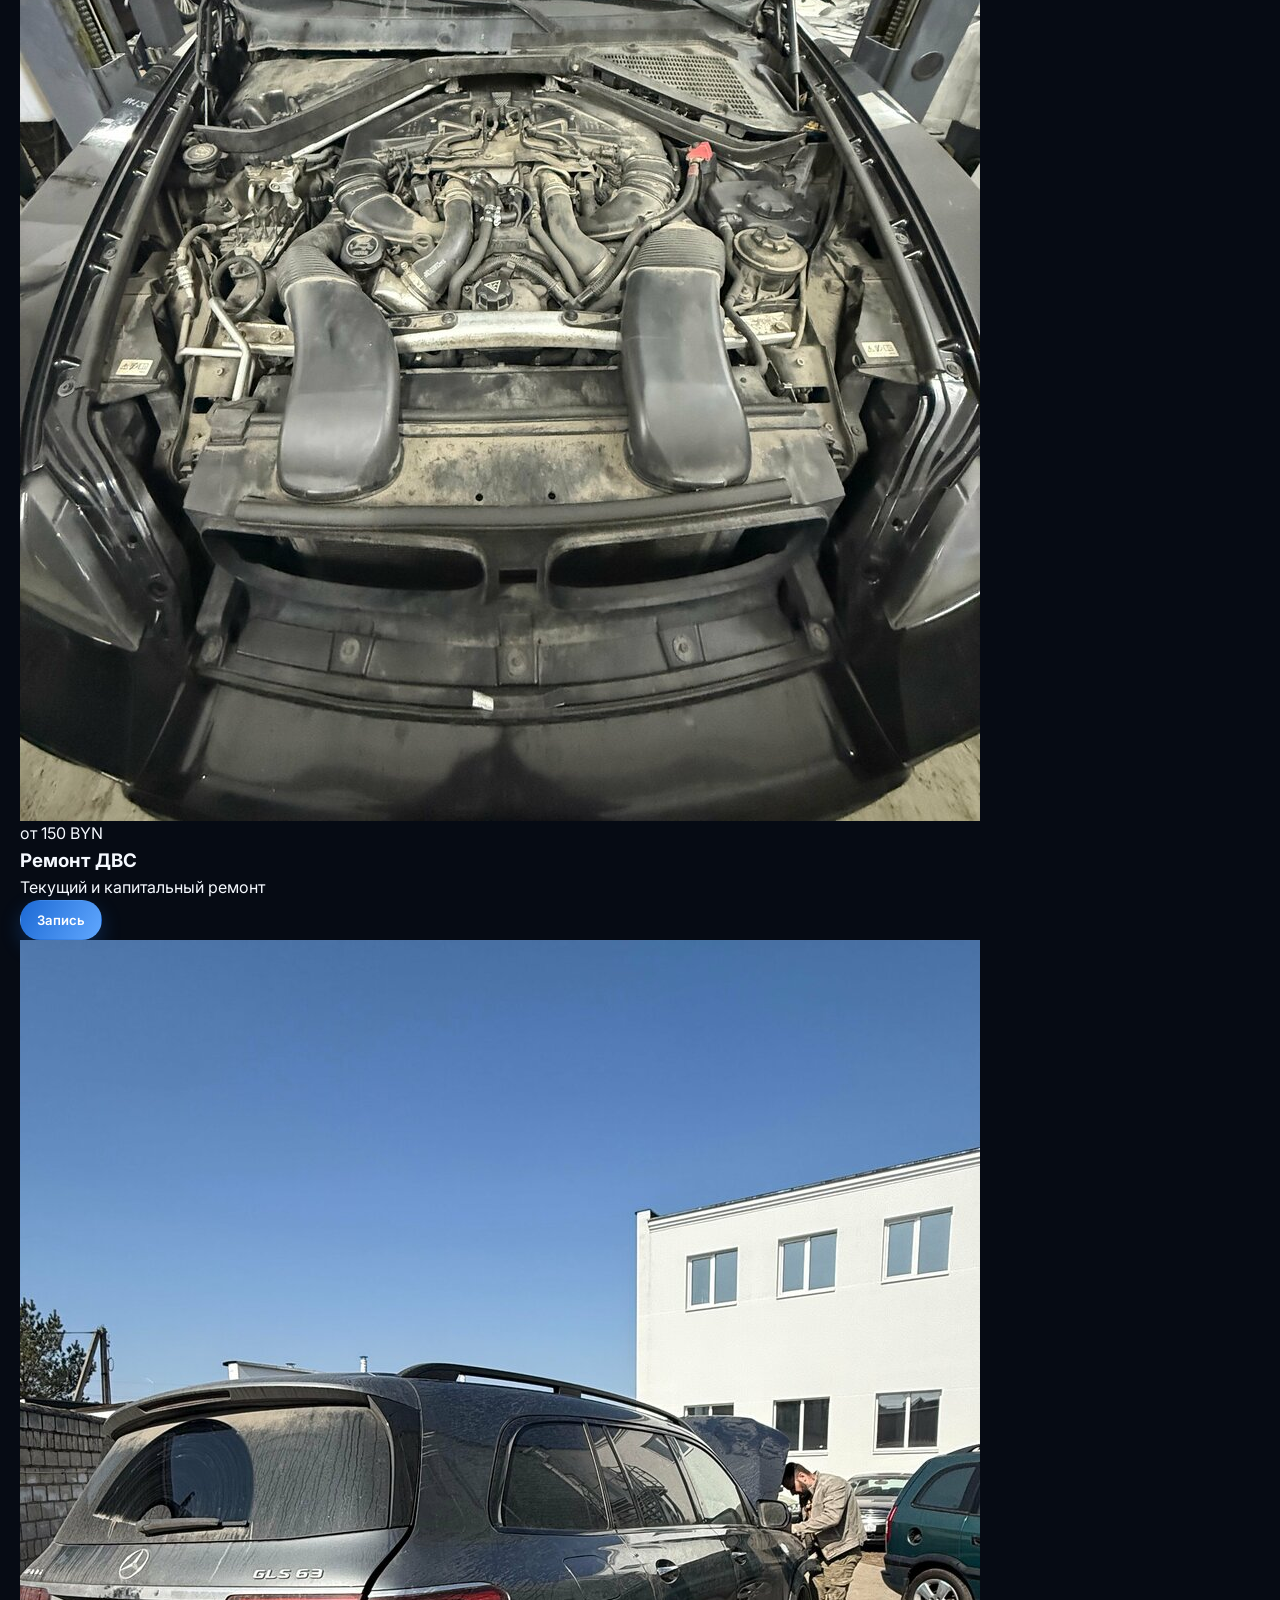
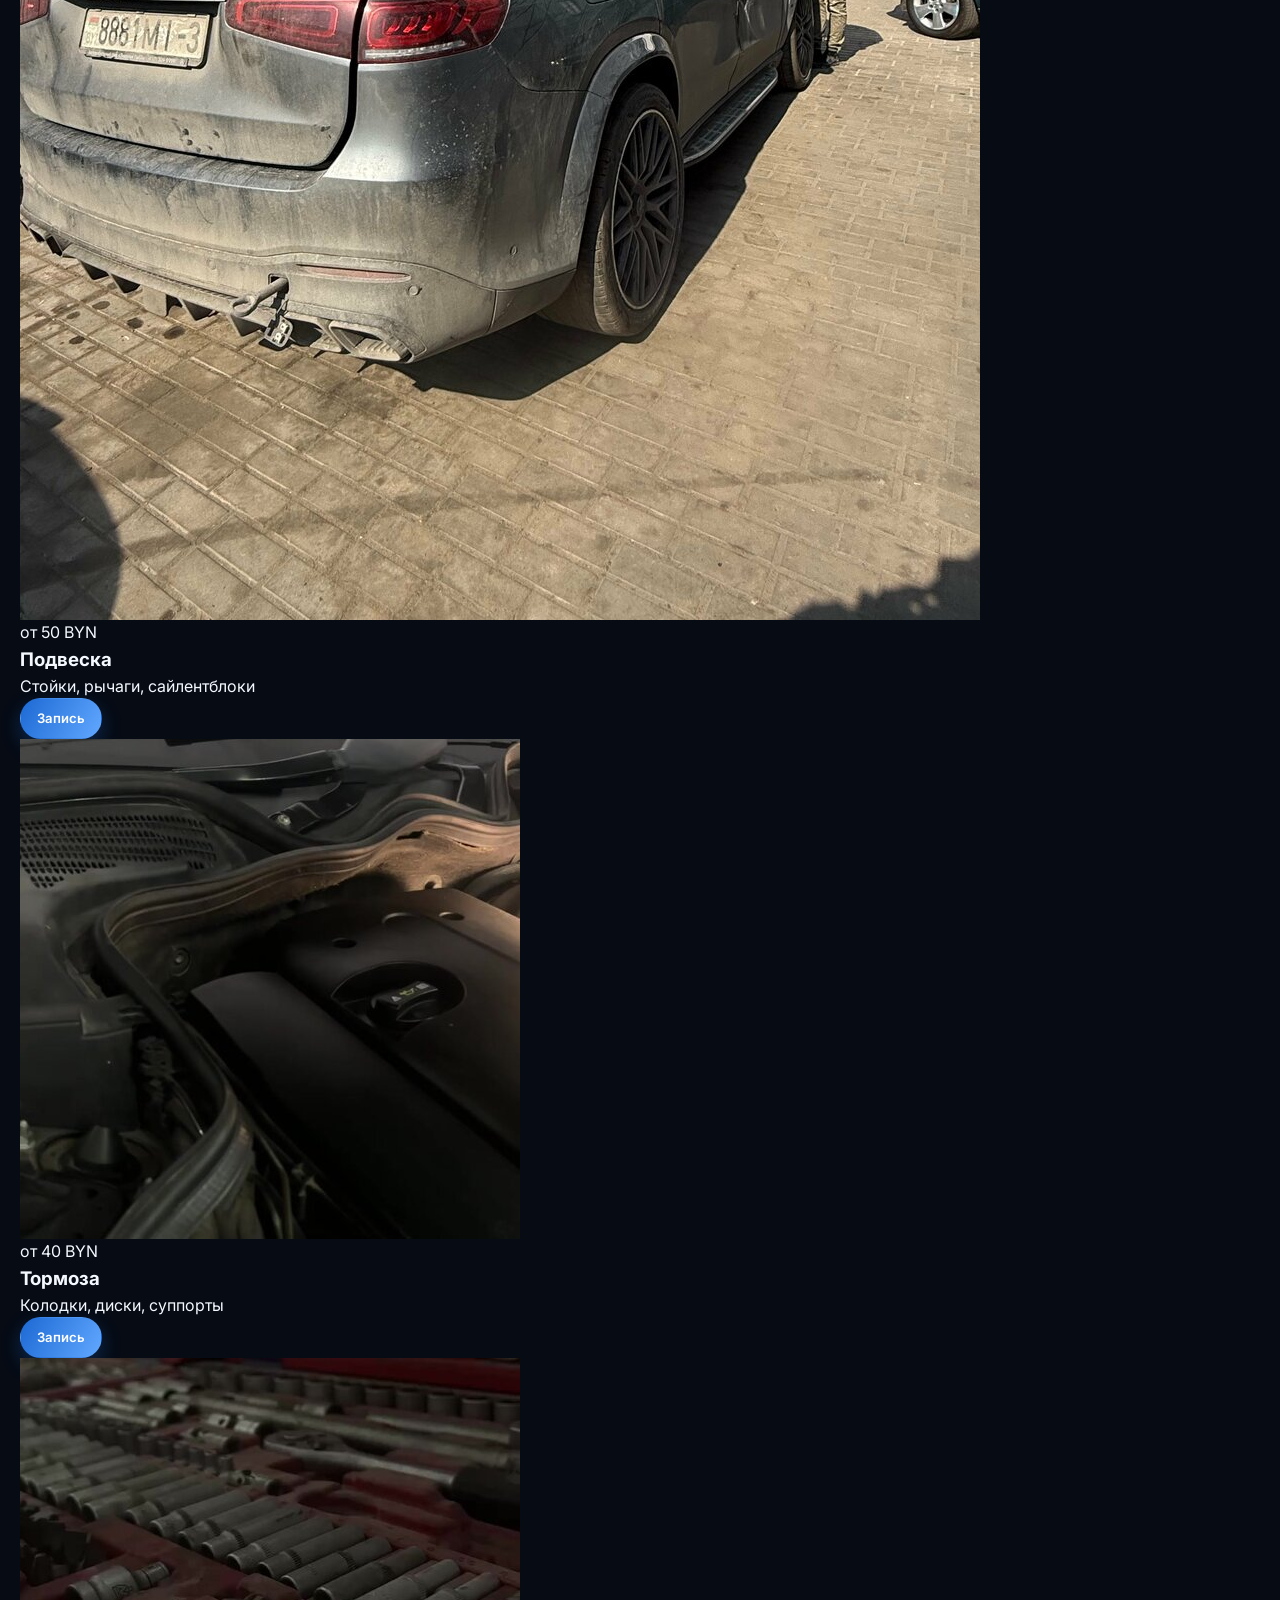
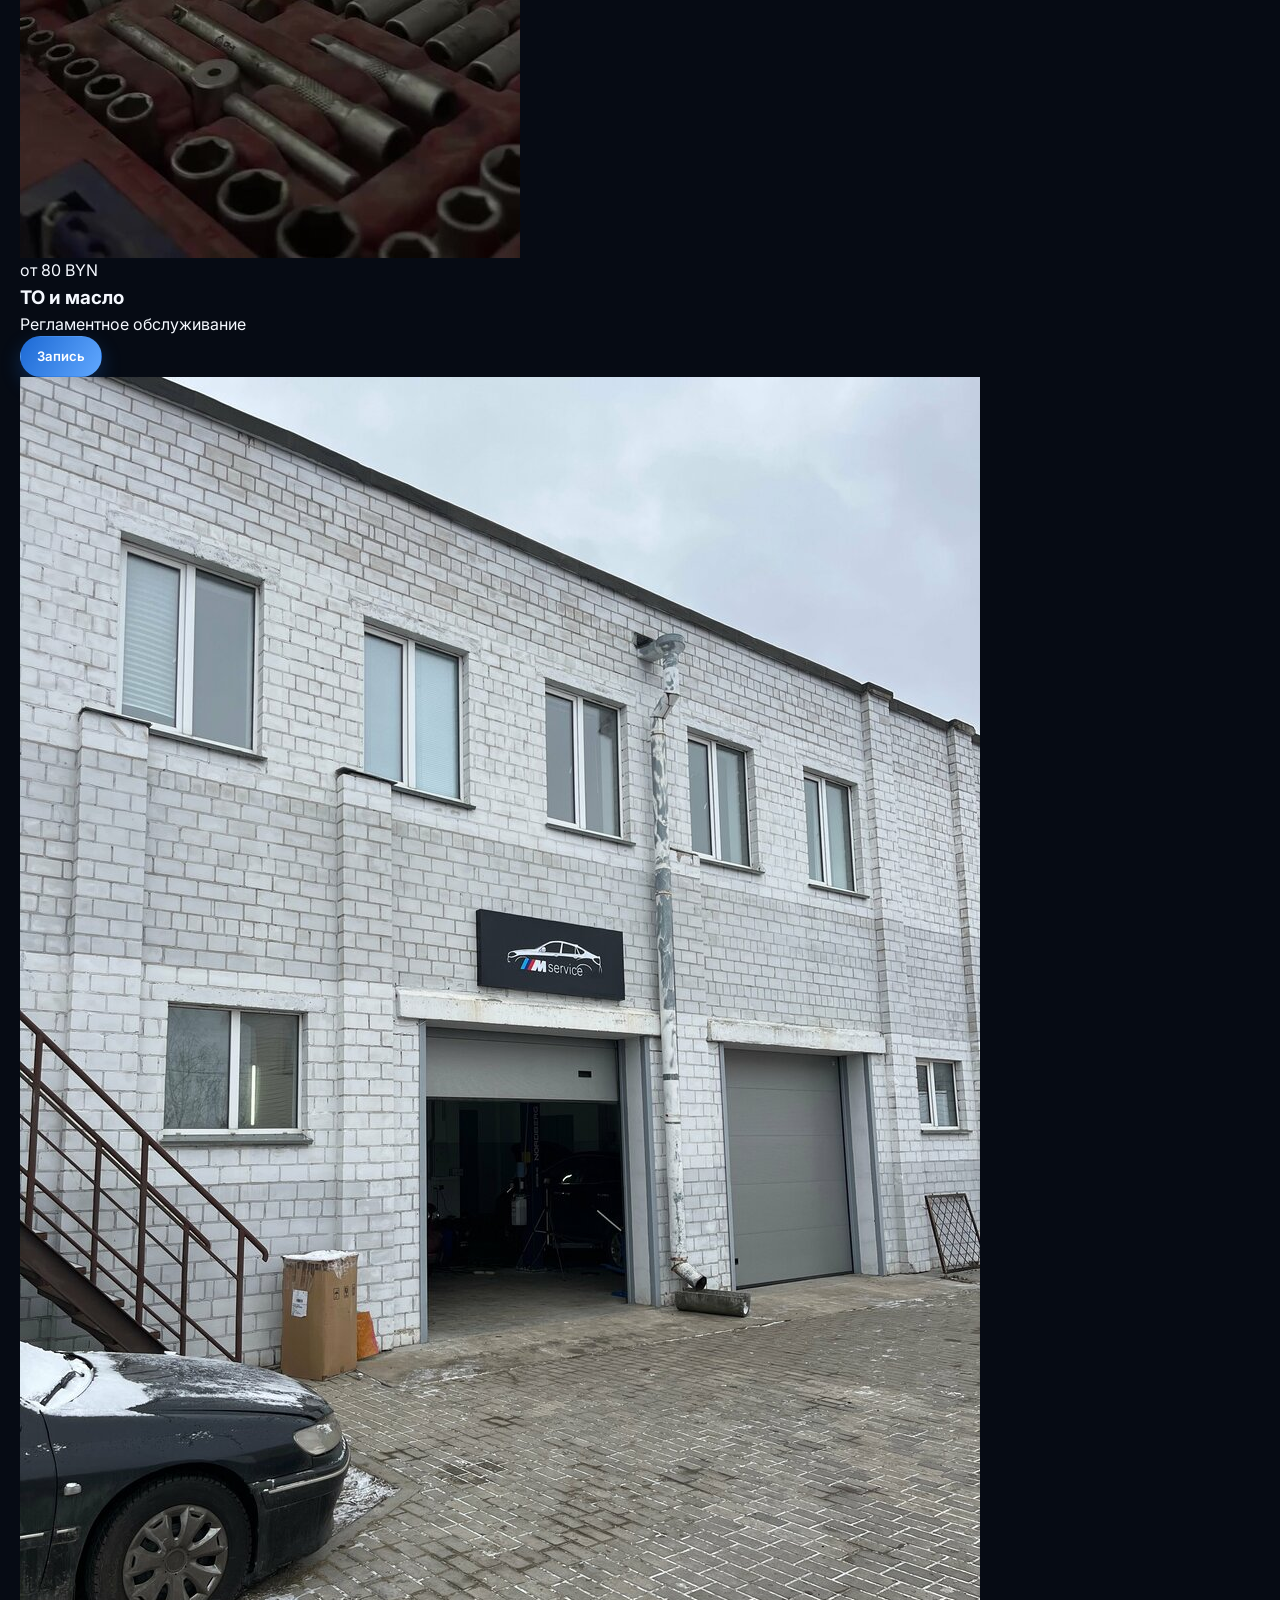
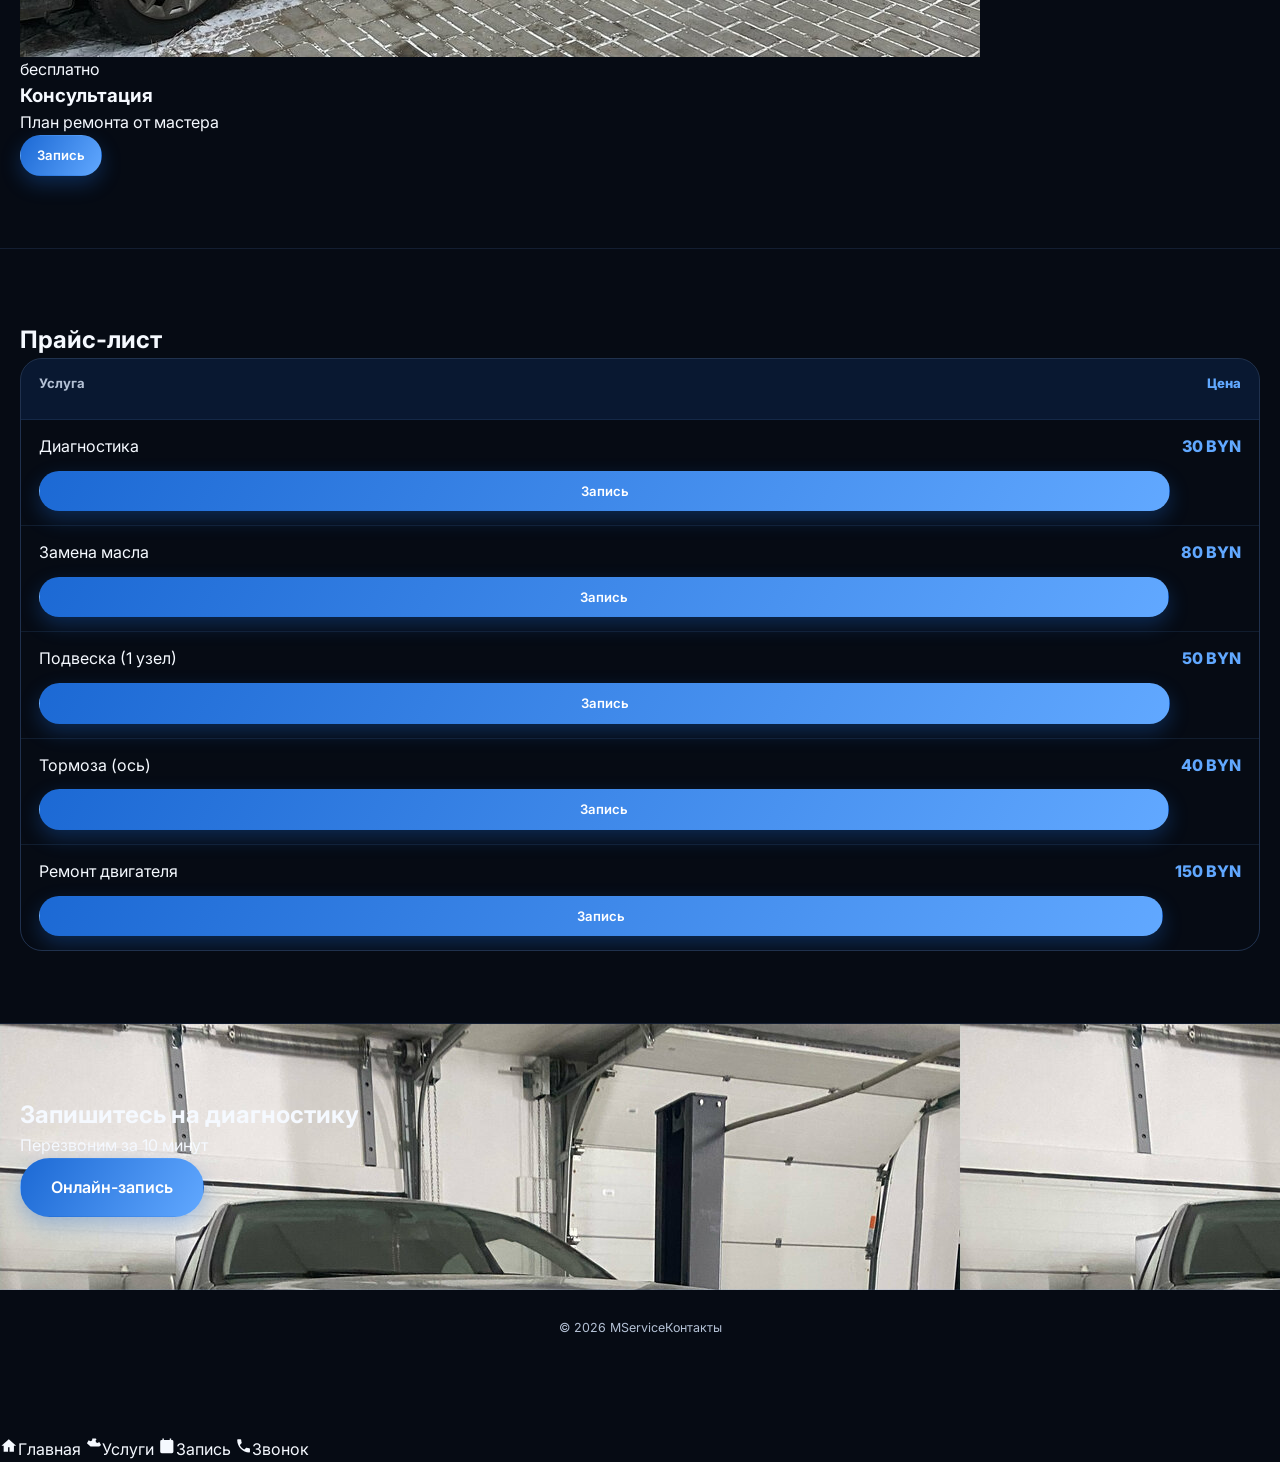
<file: services.html>
<!DOCTYPE html>
<html lang="ru">
<head>
  <meta charset="UTF-8" />
  <meta name="viewport" content="width=device-width, initial-scale=1.0, viewport-fit=cover" />
  <title>Услуги и цены — MService</title>
  <link href="https://fonts.googleapis.com/css2?family=Bricolage+Grotesque:opsz,wght@12..96,500;12..96,700;12..96,800&family=Inter:wght@400;500;600;700&display=swap" rel="stylesheet" />
  <link rel="stylesheet" href="./styles.css?v=15" />
</head>
<body data-page="services">
<div id="ms-root">
  <header class="site-header on-hero">
    <div class="wrap head">
      <a href="./index.html" class="logo"><span class="logo-text">M<span>Service</span></span><span class="logo-tag">Гомель</span></a>
      <div class="nav-wrap"><nav class="nav-pill">
        <a href="./index.html" data-nav="home">Главная</a><a href="./services.html" data-nav="services">Услуги</a>
        <a href="./parts.html" data-nav="parts">Запчасти</a><a href="./about.html" data-nav="about">О нас</a>
        <a href="./booking.html" data-nav="booking">Запись</a><a href="./contacts.html" data-nav="contacts">Контакты</a>
      </nav></div>
      <div class="head-right">
        <a class="head-phone" href="tel:+375339116611">+375 33 911-66-11</a>
        <a class="btn btn-primary btn-sm" href="./booking.html">Записаться</a>
        <button class="burger" id="burgerBtn" type="button" aria-label="Меню"><span></span><span></span><span></span></button>
      </div>
    </div>
  </header>
  <div class="mobile-nav" id="mobileNav"><div class="mobile-nav-panel">
    <a href="./index.html" data-nav="home">Главная</a><a href="./services.html" data-nav="services">Услуги</a>
    <a href="./parts.html" data-nav="parts">Запчасти</a><a href="./about.html" data-nav="about">О нас</a>
    <a href="./booking.html" data-nav="booking">Запись</a><a href="./contacts.html" data-nav="contacts">Контакты</a>
    <a class="btn btn-primary" href="./booking.html">Записаться</a>
  </div></div>

  <main>
    <section class="hero-page">
      <img class="hero-bg" src="./images/bmw-lift.jpg" alt="" />
      <div class="hero-overlay"></div>
      <div class="wrap">
        <p class="breadcrumb"><a href="./index.html">Главная</a> / Услуги</p>
        <h1>Услуги и <em>цены</em></h1>
        <p class="hero-sub">Точная стоимость после диагностики. Смету согласуем до начала работ.</p>
      </div>
    </section>

    <section class="sec sec-paper">
      <div class="wrap grid-3">
        <article class="img-card reveal"><div class="img-card-pic"><img src="./images/diagnostic.jpg" alt="" loading="lazy" /><span class="price-badge">от 30 BYN</span></div><div class="img-card-body"><h3>Диагностика</h3><p>Считывание ошибок, анализ параметров</p><a class="btn btn-sm btn-primary" href="./booking.html">Запись</a></div></article>
        <article class="img-card reveal"><div class="img-card-pic"><img src="./images/engine.jpg" alt="" loading="lazy" /><span class="price-badge">от 150 BYN</span></div><div class="img-card-body"><h3>Ремонт ДВС</h3><p>Текущий и капитальный ремонт</p><a class="btn btn-sm btn-primary" href="./booking.html">Запись</a></div></article>
        <article class="img-card reveal"><div class="img-card-pic"><img src="./images/garage.jpg" alt="" loading="lazy" /><span class="price-badge">от 50 BYN</span></div><div class="img-card-body"><h3>Подвеска</h3><p>Стойки, рычаги, сайлентблоки</p><a class="btn btn-sm btn-primary" href="./booking.html">Запись</a></div></article>
        <article class="img-card reveal"><div class="img-card-pic"><img src="./images/tools.jpg" alt="" loading="lazy" /><span class="price-badge">от 40 BYN</span></div><div class="img-card-body"><h3>Тормоза</h3><p>Колодки, диски, суппорты</p><a class="btn btn-sm btn-primary" href="./booking.html">Запись</a></div></article>
        <article class="img-card reveal"><div class="img-card-pic"><img src="./images/parts.jpg" alt="" loading="lazy" /><span class="price-badge">от 80 BYN</span></div><div class="img-card-body"><h3>ТО и масло</h3><p>Регламентное обслуживание</p><a class="btn btn-sm btn-primary" href="./booking.html">Запись</a></div></article>
        <article class="img-card reveal"><div class="img-card-pic"><img src="./images/facade.jpg" alt="" loading="lazy" /><span class="price-badge">бесплатно</span></div><div class="img-card-body"><h3>Консультация</h3><p>План ремонта от мастера</p><a class="btn btn-sm btn-primary" href="./booking.html">Запись</a></div></article>
      </div>
    </section>

    <section class="sec sec-cream">
      <div class="wrap">
        <div class="sec-head center reveal"><h2>Прайс-лист</h2></div>
        <div class="price-tbl reveal">
          <div class="row head"><span>Услуга</span><span class="val">Цена</span><span></span></div>
          <div class="row"><span>Диагностика</span><span class="val">30 BYN</span><a class="btn btn-sm btn-primary" href="./booking.html">Запись</a></div>
          <div class="row"><span>Замена масла</span><span class="val">80 BYN</span><a class="btn btn-sm btn-primary" href="./booking.html">Запись</a></div>
          <div class="row"><span>Подвеска (1 узел)</span><span class="val">50 BYN</span><a class="btn btn-sm btn-primary" href="./booking.html">Запись</a></div>
          <div class="row"><span>Тормоза (ось)</span><span class="val">40 BYN</span><a class="btn btn-sm btn-primary" href="./booking.html">Запись</a></div>
          <div class="row"><span>Ремонт двигателя</span><span class="val">150 BYN</span><a class="btn btn-sm btn-primary" href="./booking.html">Запись</a></div>
        </div>
      </div>
    </section>

    <section class="cine-band" style="background-image:url('./images/bmw-lift.jpg')">
      <div class="wrap cine-band-inner"><h2>Запишитесь на диагностику</h2><p>Перезвоним за 10 минут</p><a class="btn btn-primary btn-lg" href="./booking.html">Онлайн-запись</a></div>
    </section>
  </main>

  <footer class="footer"><div class="wrap footer-bot"><span>© 2026 MService</span><a href="./contacts.html">Контакты</a></div></footer>
  <nav class="mob-bar">
    <a href="./index.html"><svg viewBox="0 0 24 24"><path d="M12 3L2 12h3v8h6v-6h2v6h6v-8h3L12 3z"/></svg>Главная</a>
    <a href="./services.html" class="on"><svg viewBox="0 0 24 24"><path d="M19.43 13l2.11-1.65a.5.5 0 0 0 .12-.64l-2-3.46a.5.5 0 0 0-.6-.22l-2.49 1a7.03 7.03 0 0 0-1.7-.98l-.38-2.65A.5.5 0 0 0 14 2h-4l-.38 2.65c-.62.24-1.21.56-1.7.98l-2.49-1a.5.5 0 0 0-.6.22l-2 3.46a.5.5 0 0 0 .12.64L7.57 13H19.43z"/></svg>Услуги</a>
    <a href="./booking.html"><svg viewBox="0 0 24 24"><path d="M19 4h-1V2h-2v2H8V2H6v2H5a2 2 0 0 0-2 2v14a2 2 0 0 0 2 2h14a2 2 0 0 0 2-2V6a2 2 0 0 0-2-2z"/></svg>Запись</a>
    <a href="tel:+375339116611"><svg viewBox="0 0 24 24"><path d="M6.6 10.8c1.4 2.8 3.4 4.9 6.2 6.2l2.1-2.1c.3-.3.7-.4 1-.2 1.1.4 2.3.6 3.5.6.6 0 1 .4 1 1V20c0 .6-.4 1-1 1C10.6 21 3 13.4 3 4c0-.6.4-1 1-1h3.5c.6 0 1 .4 1 1 0 1.2.2 2.4.6 3.5.1.3 0 .7-.2 1L6.6 10.8z"/></svg>Звонок</a>
  </nav>
</div>
<script src="./main.js?v=15"></script>
</body>
</html>
</file>
<file: styles.css>
/* MService v18 — Aligned Conversion */
html, body { margin: 0; scroll-behavior: smooth; }
#ms-root, #ms-root * { box-sizing: border-box; margin: 0; padding: 0; }

#ms-root {
  --bg: #060b14;
  --card: rgba(17, 26, 40, 0.78);
  --line: rgba(101, 152, 230, 0.28);
  --text: #f5f9ff;
  --muted: #b4c1d5;
  --blue: #1c69d4;
  --blue2: #61a8ff;
  --red: #e63946;
  --ok: #97e3a7;
  --warn: #f7c86a;
  --radius: 22px;
  --shadow: 0 16px 36px rgba(0, 0, 0, 0.35);
  --hdr: 74px;
  --wrap: min(1240px, calc(100% - 32px));
  --ease: cubic-bezier(0.16, 1, 0.3, 1);
  font-family: "Inter", system-ui, sans-serif;
  color: var(--text);
  background:
    radial-gradient(1200px 700px at 92% -8%, rgba(28, 105, 212, 0.18), transparent 65%),
    radial-gradient(900px 500px at -5% 15%, rgba(230, 57, 70, 0.11), transparent 60%),
    var(--bg);
  line-height: 1.55;
  overflow-x: hidden;
  -webkit-font-smoothing: antialiased;
}

#ms-root img { max-width: 100%; display: block; height: auto; }
#ms-root a { color: inherit; text-decoration: none; }
#ms-root svg { width: 1.1em; height: 1.1em; fill: currentColor; flex-shrink: 0; }
#ms-root .wrap, #ms-root .container { width: var(--wrap); margin-inline: auto; }

#ms-root .btn {
  display: inline-flex; align-items: center; justify-content: center; gap: 8px;
  padding: 12px 22px; min-height: 48px; border-radius: 999px; border: 1px solid rgba(97, 168, 255, 0.45);
  background: transparent; color: #fff; font-weight: 600; font-size: 0.94rem;
  cursor: pointer; transition: 0.22s var(--ease); font-family: inherit;
}
#ms-root .btn:hover { transform: translateY(-2px); }
#ms-root .btn-primary {
  border-color: transparent;
  background: linear-gradient(120deg, var(--blue), var(--blue2));
  box-shadow: 0 8px 20px rgba(28, 105, 212, 0.32);
}
#ms-root .btn-primary:hover { box-shadow: 0 10px 26px rgba(28, 105, 212, 0.42); }
#ms-root .btn-ghost { border-color: rgba(255,255,255,0.25); }
#ms-root .btn-sm { padding: 9px 16px; min-height: 40px; font-size: 0.82rem; }
#ms-root .btn-lg { padding: 16px 30px; min-height: 56px; font-size: 1rem; }

#ms-root .card {
  background: var(--card); border: 1px solid var(--line); border-radius: var(--radius);
  box-shadow: var(--shadow); backdrop-filter: blur(8px); transition: 0.28s var(--ease);
}
#ms-root .card:hover { border-color: rgba(97, 168, 255, 0.5); }
#ms-root .service-card:hover { transform: translateY(-3px); }

#ms-root .reveal { opacity: 0; transform: translateY(18px); transition: 0.65s var(--ease); }
#ms-root .reveal.visible, #ms-root .reveal.in { opacity: 1; transform: none; }

#ms-root .progress {
  position: fixed; left: 0; top: 0; z-index: 1300; height: 3px; width: 0;
  background: linear-gradient(90deg, var(--blue), var(--blue2));
  box-shadow: 0 0 16px rgba(97, 168, 255, 0.7);
}

#ms-root .trust-bar {
  border-top: 1px solid rgba(101, 152, 230, 0.14);
  background: rgba(10, 17, 28, 0.6);
}
#ms-root .trust-strip {
  display: grid; grid-template-columns: repeat(5, minmax(0, 1fr)); gap: 16px;
  padding: 22px 0;
}
#ms-root .trust-item { text-align: center; }
#ms-root .trust-item b {
  display: block; font-size: 1.35rem; font-weight: 900; color: var(--blue2); line-height: 1;
}
#ms-root .trust-item span { font-size: 0.72rem; color: var(--muted); text-transform: uppercase; letter-spacing: 0.08em; margin-top: 5px; display: block; }

/* Header */
#ms-root .site-header {
  position: fixed; top: 0; left: 0; right: 0; z-index: 1000; height: var(--hdr);
  background: rgba(8, 14, 24, 0.88); backdrop-filter: blur(12px);
  border-bottom: 1px solid rgba(97, 168, 255, 0.18);
}
#ms-root .site-header .head {
  height: 100%; display: flex; justify-content: space-between; align-items: center; gap: 12px;
}
#ms-root .logo { display: flex; align-items: center; gap: 10px; }
#ms-root .logo img { height: 44px; max-width: 160px; }
#ms-root .logo-tag { color: var(--muted); font-size: 0.76rem; font-weight: 500; }

#ms-root .nav-main { display: flex; gap: 16px; }
#ms-root .nav-main a {
  font-size: 0.88rem; color: #d4e5ff; font-weight: 500; position: relative; padding: 4px 0;
}
#ms-root .nav-main a::after {
  content: ""; position: absolute; left: 0; bottom: -5px; width: 100%; height: 2px;
  background: linear-gradient(90deg, var(--blue), var(--blue2));
  transform: scaleX(0); transform-origin: right; transition: 0.25s;
}
#ms-root .nav-main a:hover::after, #ms-root .nav-main a.active::after { transform: scaleX(1); transform-origin: left; }

#ms-root .head-right { display: flex; align-items: center; gap: 10px; }
#ms-root .head-phone { font-weight: 700; font-size: 0.86rem; white-space: nowrap; color: #fff; }
#ms-root .head-phone:hover { color: var(--blue2); }
#ms-root .head-icons { display: flex; gap: 8px; }
#ms-root .icon-btn {
  width: 40px; height: 40px; border-radius: 50%; display: flex; align-items: center; justify-content: center;
  border: 1px solid rgba(97, 168, 255, 0.36); background: rgba(18, 31, 49, 0.65); color: #fff;
  transition: 0.2s;
}
#ms-root .icon-btn:hover { color: var(--blue2); border-color: var(--blue2); transform: translateY(-1px); }

#ms-root .burger {
  display: none; width: 44px; height: 44px; border-radius: 12px;
  border: 1px solid rgba(97, 168, 255, 0.35); background: rgba(18, 31, 49, 0.65);
  cursor: pointer; flex-direction: column; align-items: center; justify-content: center; gap: 5px;
}
#ms-root .burger span { width: 18px; height: 2px; background: #fff; border-radius: 2px; transition: 0.25s; }
#ms-root .burger.open span:nth-child(1) { transform: translateY(7px) rotate(45deg); }
#ms-root .burger.open span:nth-child(2) { opacity: 0; }
#ms-root .burger.open span:nth-child(3) { transform: translateY(-7px) rotate(-45deg); }

#ms-root .mobile-nav {
  display: none; position: fixed; inset: 0; z-index: 999;
  background: rgba(0, 0, 0, 0.75); backdrop-filter: blur(4px);
  opacity: 0; pointer-events: none; transition: 0.3s;
}
#ms-root .mobile-nav.open { opacity: 1; pointer-events: auto; }
#ms-root .mobile-nav-panel {
  position: absolute; right: 0; top: 0; bottom: 0; width: min(320px, 90vw);
  background: #0e1727; padding: calc(var(--hdr) + 24px) 24px 32px;
  display: flex; flex-direction: column; gap: 4px;
  transform: translateX(100%); transition: 0.4s var(--ease);
  border-left: 1px solid var(--line);
}
#ms-root .mobile-nav.open .mobile-nav-panel { transform: none; }
#ms-root .mobile-nav a { padding: 14px 16px; border-radius: 12px; font-weight: 600; font-size: 1rem; }
#ms-root .mobile-nav a.active { background: rgba(28, 105, 212, 0.2); color: var(--blue2); }
#ms-root .mobile-nav .btn { width: 100%; margin-top: 16px; }

/* Hero */
#ms-root .hero {
  padding-top: var(--hdr);
  min-height: calc(100svh - var(--hdr));
  display: flex; flex-direction: column; justify-content: center;
}
#ms-root .hero-grid {
  display: grid; grid-template-columns: 1.05fr minmax(300px, 420px);
  gap: clamp(24px, 4vw, 48px); align-items: center;
  padding: clamp(40px, 6vw, 72px) 0 clamp(28px, 4vw, 40px);
}
#ms-root .hero-eyebrow {
  font-size: 0.72rem; font-weight: 700; letter-spacing: 0.14em;
  text-transform: uppercase; color: var(--blue2); margin-bottom: 18px;
}
#ms-root h1 {
  font-size: clamp(2.1rem, 4.2vw, 3.4rem); line-height: 1.07; font-weight: 800;
  letter-spacing: -0.035em; margin-bottom: 16px;
}
#ms-root h1 .ac { color: var(--blue2); font-style: normal; }
#ms-root .hero-lead { color: var(--muted); line-height: 1.7; margin-bottom: 22px; font-size: 1.02rem; max-width: 540px; }
#ms-root .hero-points {
  list-style: none; display: grid; grid-template-columns: 1fr 1fr; gap: 10px 24px;
  margin-bottom: 28px;
}
#ms-root .hero-points li {
  font-size: 0.86rem; color: #c8d6ea; padding-left: 18px; position: relative;
}
#ms-root .hero-points li::before {
  content: ""; position: absolute; left: 0; top: 8px; width: 6px; height: 6px;
  border-radius: 50%; background: var(--blue2);
}
#ms-root .hero-actions { display: flex; flex-wrap: wrap; gap: 10px; }
#ms-root .hero-form { padding: 26px 24px; align-self: center; }
#ms-root .hero-form-tag {
  display: inline-block; font-size: 0.72rem; font-weight: 700; letter-spacing: 0.1em;
  text-transform: uppercase; color: var(--ok); margin-bottom: 10px;
}
#ms-root .hero-form-title { font-size: 1.35rem; font-weight: 800; margin-bottom: 6px; letter-spacing: -0.02em; }
#ms-root .hero-form-sub { font-size: 0.88rem; color: var(--muted); margin-bottom: 18px; line-height: 1.55; }

/* CTA band */
#ms-root .cta-band {
  padding: 0; border-bottom: 1px solid rgba(101, 152, 230, 0.14);
  background: linear-gradient(90deg, rgba(28, 105, 212, 0.18), rgba(15, 47, 92, 0.35));
}
#ms-root .cta-band-inner {
  display: flex; align-items: center; justify-content: space-between; gap: 20px; flex-wrap: wrap;
  padding: 36px 0;
}
#ms-root .cta-band-inner h2 { font-size: clamp(1.4rem, 2.5vw, 1.9rem); font-weight: 800; margin-bottom: 6px; }
#ms-root .cta-band-inner p { color: var(--muted); font-size: 0.94rem; }
#ms-root .cta-band-actions { display: flex; gap: 10px; flex-wrap: wrap; }

/* Sections */
#ms-root section { padding: 72px 0; border-bottom: 1px solid rgba(101, 152, 230, 0.14); }
#ms-root section.cta-band { padding: 0; }
#ms-root .sec-title {
  text-align: center; font-weight: 800; font-size: clamp(1.7rem, 2.8vw, 2.5rem);
  letter-spacing: -0.02em; margin-bottom: 12px;
}
#ms-root .sec-sub {
  max-width: 720px; margin: 0 auto 34px; text-align: center;
  color: var(--muted); line-height: 1.65;
}
#ms-root .sec-cta { text-align: center; margin-top: 28px; }

#ms-root .grid3 { display: grid; grid-template-columns: repeat(3, minmax(0, 1fr)); gap: 20px; align-items: stretch; }
#ms-root .grid-auto { display: grid; grid-template-columns: repeat(auto-fit, minmax(260px, 1fr)); gap: 18px; }

#ms-root .service-card {
  padding: 0; overflow: hidden; text-align: left;
  display: flex; flex-direction: column; height: 100%;
}
#ms-root .service-card img {
  width: 100%; height: 168px; object-fit: cover; display: block; flex-shrink: 0;
}
#ms-root .service-body {
  padding: 18px 20px 22px; display: flex; flex-direction: column; flex: 1;
}
#ms-root .service-card h3, #ms-root .part h3, #ms-root .feature h3 { font-size: 1.04rem; margin-bottom: 7px; }
#ms-root .service-card p, #ms-root .part p, #ms-root .feature p { font-size: 0.9rem; color: var(--muted); line-height: 1.58; flex: 1; }
#ms-root .service-link {
  display: inline-block; margin-top: 14px; font-size: 0.86rem; font-weight: 700;
  color: var(--blue2); transition: 0.2s;
}
#ms-root .service-link:hover { color: #fff; }

#ms-root .part, #ms-root .feature {
  padding: 22px 20px; text-align: left; position: relative;
}
#ms-root .part-num {
  display: block; font-size: 0.72rem; font-weight: 800; letter-spacing: 0.12em;
  color: var(--blue2); margin-bottom: 10px; opacity: 0.8;
}
#ms-root .price-tag {
  display: inline-block; padding: 4px 10px; border-radius: 999px;
  background: rgba(28, 105, 212, 0.2); color: var(--blue2);
  font-size: 0.78rem; font-weight: 700; margin-bottom: 12px;
}

/* About */
#ms-root .about { display: grid; grid-template-columns: 1.1fr 0.9fr; gap: 18px; }
#ms-root .about-txt { padding: 22px; }
#ms-root .about-txt p { color: var(--muted); line-height: 1.68; margin-bottom: 10px; }
#ms-root .stats { display: grid; grid-template-columns: repeat(3, minmax(0, 1fr)); gap: 10px; }
#ms-root .stat { padding: 18px 12px; text-align: center; }
#ms-root .num { font-size: clamp(1.45rem, 2.4vw, 2.1rem); font-weight: 900; color: var(--blue2); line-height: 1; }
#ms-root .lbl { font-size: 0.78rem; color: var(--muted); margin-top: 6px; }

/* Gallery */
#ms-root .gallery-card img {
  width: 100%; height: clamp(180px, 22vw, 240px); object-fit: cover;
  border-radius: var(--radius) var(--radius) 0 0; transition: transform 0.45s ease;
}
#ms-root .gallery-card:hover img { transform: scale(1.03); }
#ms-root .gallery-card .content { padding: 16px; }
#ms-root .gallery-card .content p { color: var(--muted); font-size: 0.9rem; line-height: 1.58; }

/* Reviews */
#ms-root .rev-shell { overflow: hidden; border-radius: var(--radius); border: 1px solid var(--line); background: rgba(14, 24, 39, 0.72); }
#ms-root .rev-track { display: flex; transition: transform 0.45s ease; }
#ms-root .rev { min-width: 100%; padding: 28px 24px; }
#ms-root .stars { color: #ffc955; margin-bottom: 8px; letter-spacing: 2px; }
#ms-root .rev p { line-height: 1.72; color: #e8f0fc; margin-bottom: 10px; font-size: 1.02rem; }
#ms-root .author { color: var(--blue2); font-weight: 700; }
#ms-root .dots { display: flex; justify-content: center; gap: 8px; margin-top: 14px; }
#ms-root .dot {
  width: 9px; height: 9px; border-radius: 50%; border: 0;
  background: rgba(180, 193, 213, 0.5); cursor: pointer; padding: 0;
}
#ms-root .dot.on { background: var(--blue2); transform: scale(1.2); }
#ms-root .rev-meta { text-align: center; margin-top: 16px; color: var(--muted); font-size: 0.86rem; }

/* Forms */
#ms-root .form-panel { max-width: 680px; margin: 0 auto; padding: 24px; }
#ms-root .form-tabs { display: flex; gap: 6px; margin-bottom: 14px; flex-wrap: wrap; }
#ms-root .form-tab {
  flex: 1; min-width: 90px; padding: 10px 12px; border-radius: 12px;
  border: 1px solid rgba(97, 168, 255, 0.3); background: rgba(11, 20, 33, 0.6);
  color: var(--muted); font-weight: 600; font-size: 0.82rem; cursor: pointer; font-family: inherit;
}
#ms-root .form-tab.on { background: rgba(28, 105, 212, 0.25); color: #fff; border-color: var(--blue2); }
#ms-root .fld, #ms-root .ig { margin-bottom: 11px; }
#ms-root input, #ms-root textarea {
  width: 100%; padding: 13px 14px; border-radius: 14px;
  border: 1px solid rgba(100, 122, 150, 0.55); background: rgba(11, 20, 33, 0.83);
  color: #fff; font-family: inherit; font-size: 0.93rem;
}
#ms-root input:focus, #ms-root textarea:focus {
  outline: none; border-color: var(--blue2); box-shadow: 0 0 0 4px rgba(97, 168, 255, 0.18);
}
#ms-root .form-msg { margin-top: 11px; text-align: center; font-size: 0.86rem; min-height: 1.2em; }
#ms-root .form-trust {
  display: flex; flex-wrap: wrap; justify-content: center; gap: 14px;
  margin-top: 14px; font-size: 0.78rem; color: var(--muted);
}
#ms-root .form-trust span { display: flex; align-items: center; gap: 5px; }
#ms-root .form-trust svg { color: var(--ok); }

/* Price table */
#ms-root .price-tbl { border: 1px solid var(--line); border-radius: var(--radius); overflow: hidden; }
#ms-root .price-tbl .row {
  display: grid; grid-template-columns: 1fr auto; gap: 12px; align-items: center;
  padding: 14px 18px; border-bottom: 1px solid rgba(101, 152, 230, 0.12);
}
#ms-root .price-tbl-clean .row { grid-template-columns: 1fr auto; }
#ms-root .price-tbl .row:last-child { border-bottom: none; }
#ms-root .price-tbl .row.head { background: rgba(28, 105, 212, 0.15); font-weight: 700; font-size: 0.82rem; color: var(--muted); }
#ms-root .price-tbl .val { font-weight: 800; color: var(--blue2); white-space: nowrap; }

/* Contacts */
#ms-root .contacts { display: grid; grid-template-columns: 0.95fr 1.05fr; gap: 18px; }
#ms-root .contact-box { padding: 20px; }
#ms-root .line { display: flex; gap: 10px; margin-bottom: 12px; color: #dce8fa; align-items: flex-start; }
#ms-root .line-ico {
  width: 37px; height: 37px; flex: none; border-radius: 50%;
  display: flex; align-items: center; justify-content: center;
  border: 1px solid rgba(97, 168, 255, 0.34); background: rgba(16, 29, 47, 0.65); color: var(--blue2);
}
#ms-root .line a:hover { color: var(--blue2); }
#ms-root .social { display: flex; gap: 8px; margin-top: 10px; }
#ms-root .map { overflow: hidden; border-radius: var(--radius); border: 1px solid var(--line); min-height: 350px; }
#ms-root .map iframe { width: 100%; height: 100%; min-height: 350px; border: 0; }
#ms-root .vac {
  margin-top: 14px; padding: 14px; border: 1px solid rgba(97, 168, 255, 0.33);
  border-radius: 14px; background: rgba(19, 34, 55, 0.57);
  display: flex; justify-content: space-between; gap: 10px; align-items: center; flex-wrap: wrap;
}
#ms-root .vac p { color: var(--muted); font-size: 0.9rem; }
#ms-root .vac strong { color: var(--blue2); }

/* FAQ */
#ms-root .faq { max-width: 760px; margin: 0 auto; display: grid; gap: 10px; }
#ms-root .faq-item { border: 1px solid var(--line); border-radius: 14px; overflow: hidden; }
#ms-root .faq-q {
  width: 100%; padding: 16px 18px; background: rgba(14, 24, 39, 0.6); border: none;
  color: #fff; font-weight: 600; text-align: left; cursor: pointer; font-family: inherit;
  display: flex; justify-content: space-between; align-items: center; gap: 12px;
}
#ms-root .faq-q svg { transition: 0.25s; flex-shrink: 0; }
#ms-root .faq-item.open .faq-q svg { transform: rotate(180deg); }
#ms-root .faq-a {
  max-height: 0; overflow: hidden; transition: max-height 0.35s ease;
  color: var(--muted); font-size: 0.92rem; line-height: 1.65;
}
#ms-root .faq-item.open .faq-a { max-height: 200px; }
#ms-root .faq-a-inner { padding: 0 18px 16px; }

/* Footer */
#ms-root .footer { padding: 28px 0 100px; text-align: center; color: var(--muted); font-size: 0.78rem; }

/* Floating */
#ms-root .float-call {
  position: fixed; right: 18px; bottom: 18px; z-index: 1100;
  border: 0; border-radius: 999px; padding: 12px 18px;
  color: #fff; background: linear-gradient(120deg, var(--blue), #0f3f9d);
  box-shadow: 0 11px 24px rgba(28, 105, 212, 0.45);
  display: inline-flex; gap: 8px; align-items: center; font-weight: 700; font-size: 0.9rem;
}
#ms-root .float-top {
  position: fixed; right: 18px; bottom: 82px; z-index: 1100;
  width: 42px; height: 42px; border-radius: 50%;
  border: 1px solid rgba(97, 168, 255, 0.35); background: rgba(12, 22, 35, 0.9);
  color: #fff; cursor: pointer; opacity: 0; pointer-events: none; transition: 0.2s;
  display: flex; align-items: center; justify-content: center;
}
#ms-root .float-top.show { opacity: 1; pointer-events: auto; }

#ms-root .sticky-cta {
  display: none; position: fixed; left: 0; right: 0; bottom: 0; z-index: 1090;
  padding: 10px 16px calc(10px + env(safe-area-inset-bottom));
  background: rgba(8, 14, 24, 0.95); backdrop-filter: blur(12px);
  border-top: 1px solid rgba(97, 168, 255, 0.25);
  gap: 8px; grid-template-columns: 1fr 1.4fr;
}
#ms-root .sticky-cta .btn { width: 100%; min-height: 46px; font-size: 0.88rem; }

/* Modal */
#ms-root .modal {
  position: fixed; inset: 0; z-index: 1200;
  background: rgba(0, 0, 0, 0.84); backdrop-filter: blur(5px);
  display: none; align-items: center; justify-content: center; padding: 14px;
}
#ms-root .modal.open { display: flex; }
#ms-root .m-content {
  width: min(100%, 520px); background: #0e1727; border-radius: 20px;
  border: 1px solid rgba(97, 168, 255, 0.35); padding: 22px; position: relative;
}
#ms-root .m-content.lg { width: min(100%, 860px); }
#ms-root .m-close {
  position: absolute; right: 14px; top: 10px; font-size: 26px;
  cursor: pointer; color: #a3b8d6; background: none; border: none; line-height: 1;
}
#ms-root .m-grid { display: grid; grid-template-columns: 0.9fr 1.1fr; gap: 12px; margin-top: 12px; }
#ms-root .m-map { border: 1px solid var(--line); border-radius: 12px; overflow: hidden; min-height: 240px; }
#ms-root .m-map iframe { width: 100%; height: 100%; border: 0; min-height: 240px; }

/* Subpages hero */
#ms-root .hero-page {
  min-height: max(380px, 50svh); position: relative; overflow: hidden;
  display: flex; align-items: flex-end; padding-top: var(--hdr);
}
#ms-root .hero-page .hero-bg {
  position: absolute; inset: 0; width: 100%; height: 100%; object-fit: cover;
}
#ms-root .hero-page .hero-overlay {
  position: absolute; inset: 0;
  background: linear-gradient(180deg, rgba(6, 11, 20, 0.35), rgba(6, 11, 20, 0.92));
}
#ms-root .hero-page .wrap { position: relative; z-index: 1; padding: 48px 0 56px; }
#ms-root .hero-page h1 { font-size: clamp(2rem, 4vw, 3.2rem); }
#ms-root .hero-page h1 em { font-style: normal; color: var(--blue2); }
#ms-root .hero-sub { color: var(--muted); max-width: 560px; margin-top: 12px; }
#ms-root .breadcrumb { font-size: 0.82rem; color: var(--muted); margin-bottom: 12px; }
#ms-root .breadcrumb a:hover { color: var(--blue2); }

/* Responsive */
@media (max-width: 1120px) {
  #ms-root .hero-grid { grid-template-columns: 1fr; }
  #ms-root .hero-form { max-width: 480px; }
  #ms-root .trust-strip { grid-template-columns: repeat(3, minmax(0, 1fr)); }
  #ms-root .about, #ms-root .contacts, #ms-root .m-grid { grid-template-columns: 1fr; }
  #ms-root .nav-main { display: none; }
  #ms-root .burger { display: flex; }
  #ms-root .mobile-nav { display: block; }
  #ms-root .head-phone { display: none; }
}
@media (max-width: 840px) {
  #ms-root .grid3 { grid-template-columns: repeat(2, minmax(0, 1fr)); }
  #ms-root .price-tbl .row { grid-template-columns: 1fr auto; }
  #ms-root .price-tbl .row .btn { grid-column: 1 / -1; width: 100%; }
}
@media (max-width: 640px) {
  #ms-root section { padding: 64px 0; }
  #ms-root .grid3, #ms-root .grid-auto, #ms-root .stats { grid-template-columns: 1fr; }
  #ms-root .hero-actions { flex-direction: column; }
  #ms-root .hero-actions .btn { width: 100%; }
  #ms-root .float-call span { display: none; }
  #ms-root .float-call { width: 56px; height: 56px; padding: 0; justify-content: center; border-radius: 50%; }
  #ms-root .sticky-cta { display: grid; }
  #ms-root .footer { padding-bottom: 130px; }
  #ms-root .hero-points { grid-template-columns: 1fr; }
  #ms-root .trust-strip { grid-template-columns: repeat(2, minmax(0, 1fr)); }
  #ms-root .cta-band-inner { flex-direction: column; align-items: flex-start; }
  #ms-root .cta-band-actions { width: 100%; }
  #ms-root .cta-band-actions .btn { flex: 1; }
}
@media (prefers-reduced-motion: reduce) {
  #ms-root * { animation: none !important; transition: none !important; }
}
</file>
